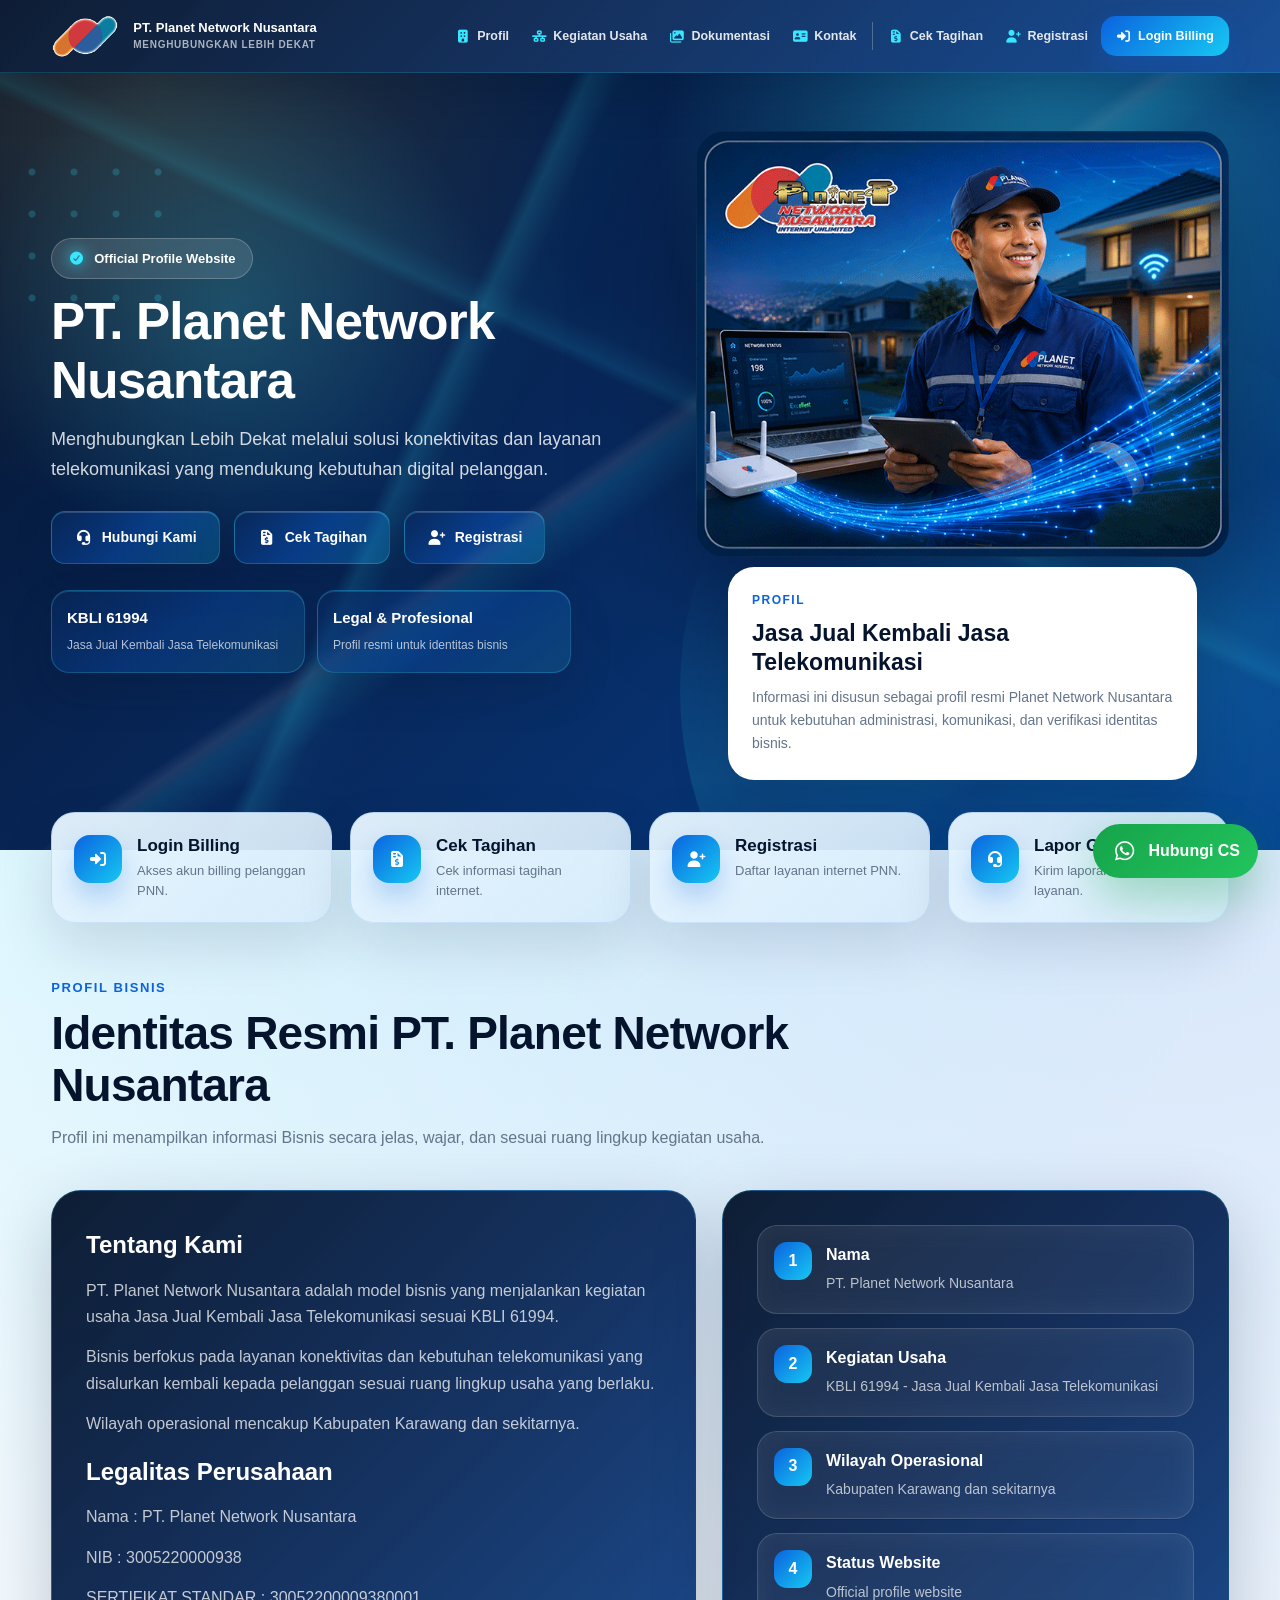
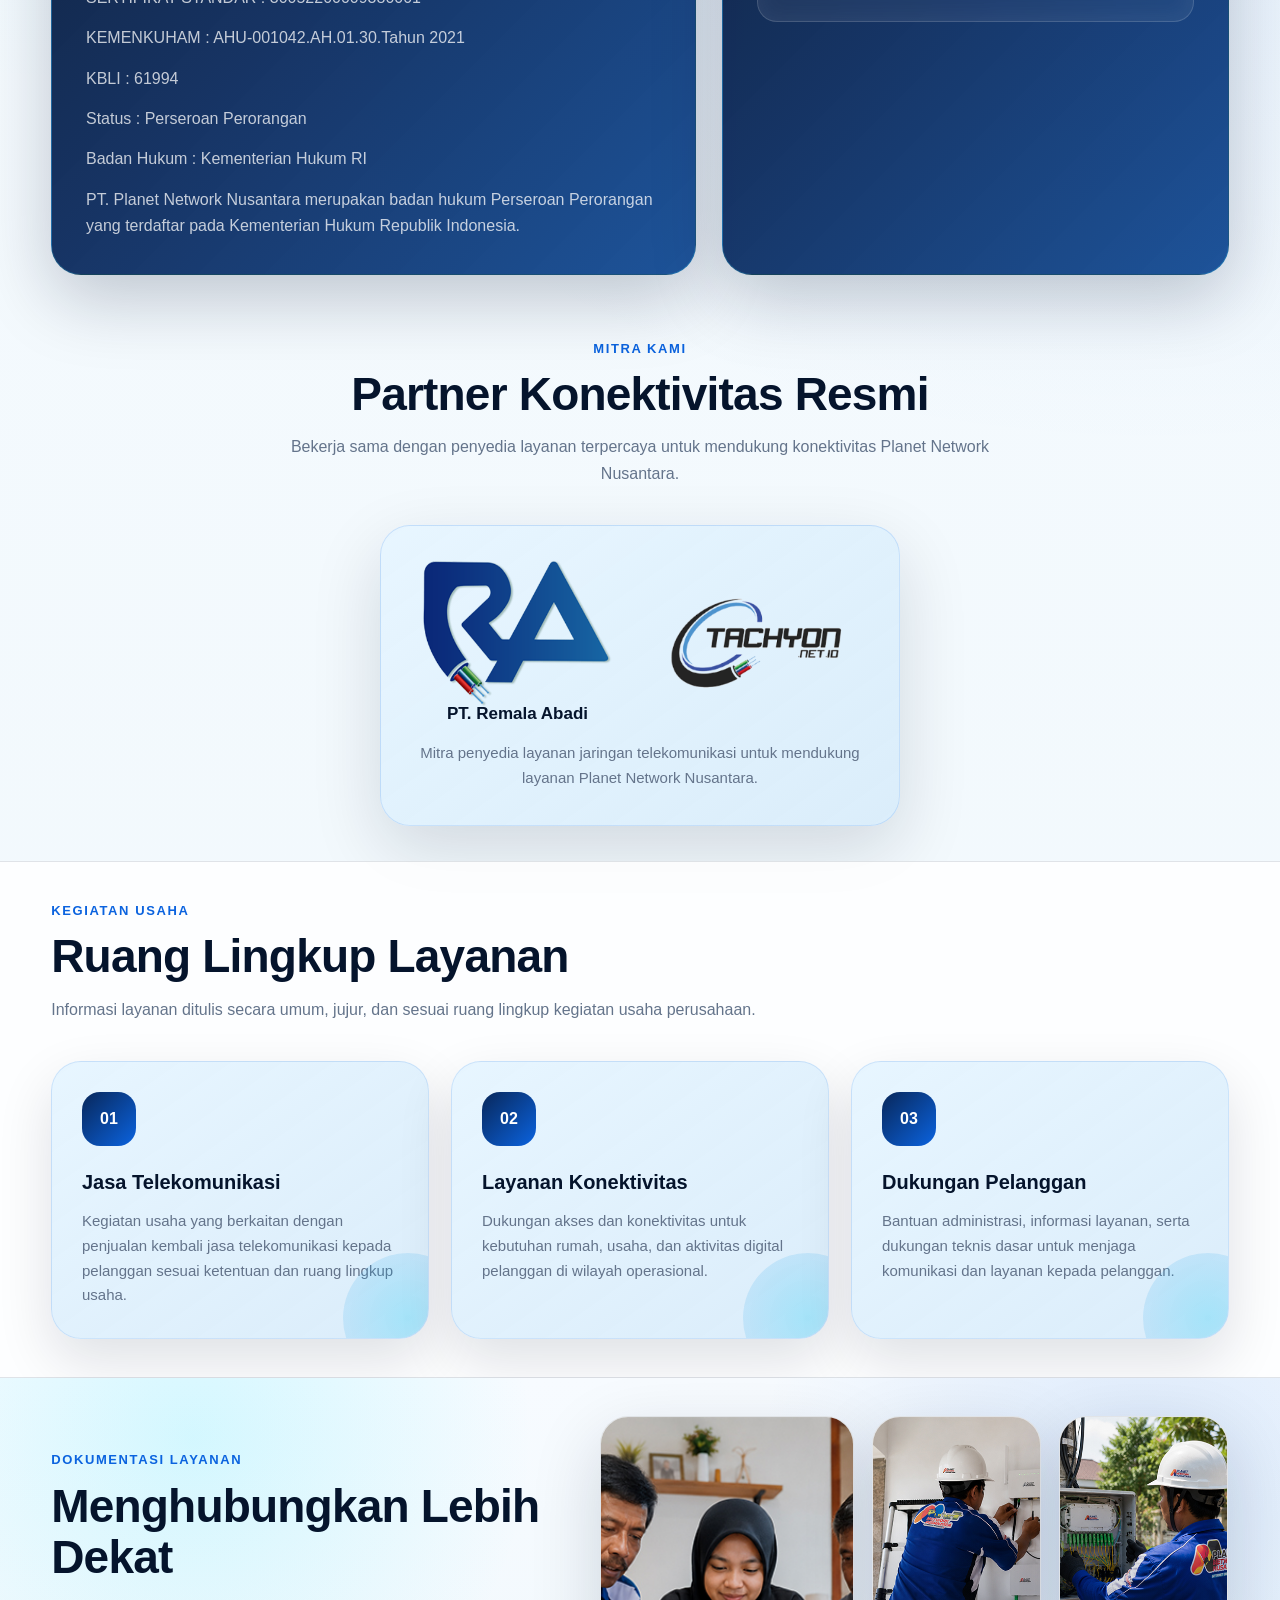
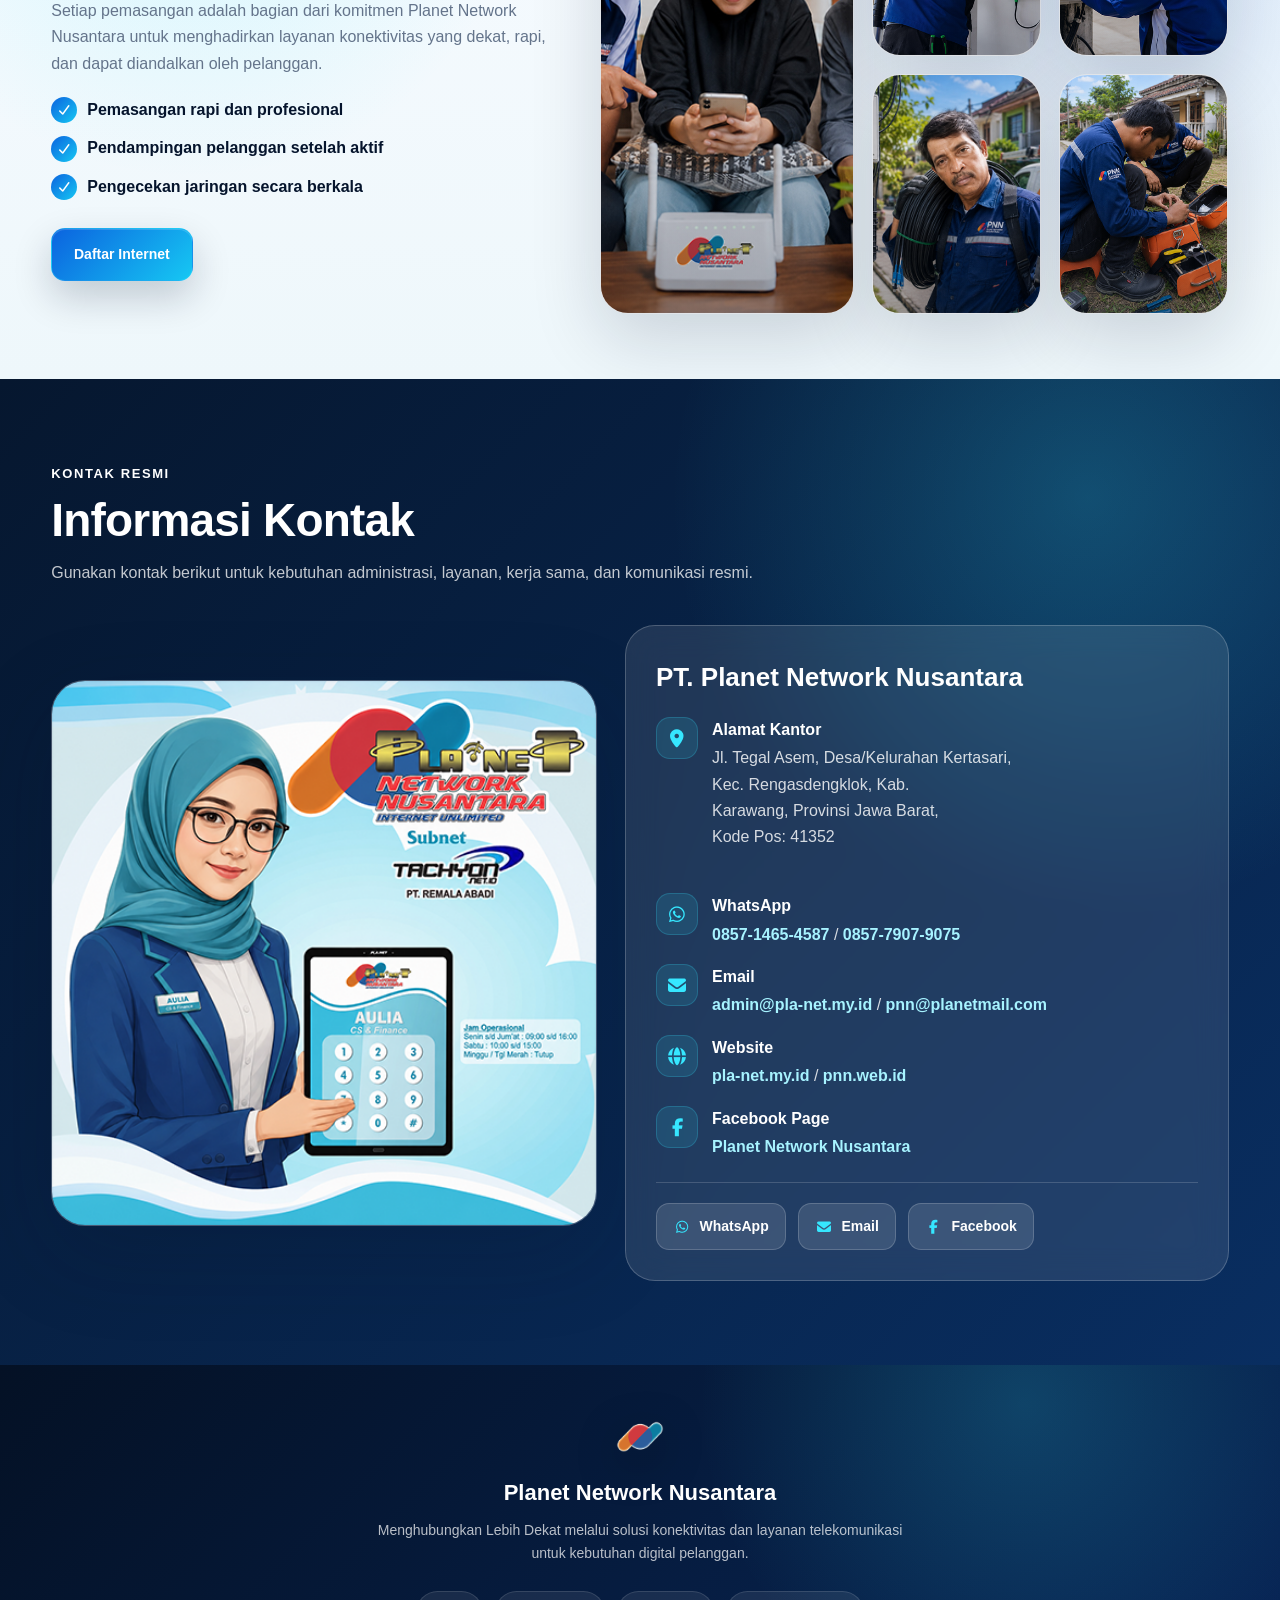
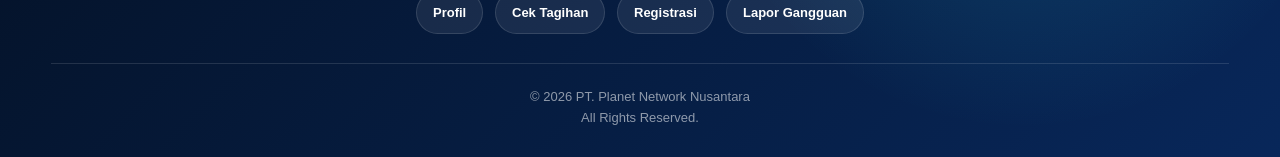
<file: index.html>
<!DOCTYPE html>
<html lang="id">
<head>
<meta charset="UTF-8">
<meta name="viewport" content="width=device-width, initial-scale=1.0">

<title>PT. Planet Network Nusantara</title>
<meta name="description" content="PT. Planet Network Nusantara adalah penyedia layanan akses internet berbasis fiber optik dan jasa jual kembali jasa telekomunikasi (KBLI 61994).">	
<meta name="keywords" content="PT. Planet Network Nusantara, Planet Network Nusantara, Internet Fiber Optik, ISP, KBLI 61994">
<meta name="author" content="PT. Planet Network Nusantara">
<link rel="canonical" href="https://pla-net.my.id/">
<script type="application/ld+json">
{
  "@context":"https://schema.org",
  "@type":"Organization",
  "name":"PT. Planet Network Nusantara",
  "url":"https://pla-net.my.id",
  "logo":"https://pla-net.my.id/img/logo.png",
  "email":"admin@pla-net.my.id",
  "telephone":"+6285779079075",
  "address":{
      "@type":"PostalAddress",
      "addressLocality":"Karawang",
      "addressRegion":"Jawa Barat",
      "addressCountry":"ID"
  }
}
</script>
<meta name="robots" content="index, follow">
<meta property="og:title" content="PT. Planet Network Nusantara">

<meta property="og:image" content="https://pla-net.my.id/img/og-pnn.jpg">
<meta property="og:url" content="https://pla-net.my.id">
<meta property="og:type" content="website">
	
<meta name="twitter:card" content="summary_large_image">
<meta name="twitter:title" content="PT. Planet Network Nusantara">
<meta name="twitter:description" content="PT. Planet Network Nusantara adalah penyedia layanan akses internet berbasis fiber optik dan jasa jual kembali jasa telekomunikasi (KBLI 61994).">
<meta name="twitter:image" content="https://pla-net.my.id/img/og-pnn.jpg">

<link rel="icon" type="image/png" href="img/logo.png">
<link rel="stylesheet" href="vendor/fontawesome/css/all.min.css">
<link rel="stylesheet" href="css/style.css">

</head>

<body>

  <header class="site-header">
  <div class="container nav-wrapper">

    <a class="brand" href="#home">
      <img src="img/logo.png" alt="Logo Planet Network Nusantara">
      <div class="brand-title">
        PT. Planet Network Nusantara
        <span>Menghubungkan Lebih Dekat</span>
      </div>
    </a>

    <button type="button" class="nav-toggle" id="navToggle" aria-label="Buka Menu">
      <i class="fa-solid fa-bars"></i>
    </button>

    <nav class="main-nav" id="mainNav">  
  <a href="#profil"><i class="fa-solid fa-building"></i> Profil</a>
  <a href="#kegiatan"><i class="fa-solid fa-network-wired"></i> Kegiatan Usaha</a>
<a href="#dokumentasi"><i class="fa-solid fa-images"></i> Dokumentasi</a>
<a href="#kontak"><i class="fa-solid fa-address-card"></i> Kontak</a>

  <div class="nav-divider"></div>

  <a href="https://cek.pnn.web.id">
    <i class="fa-solid fa-file-invoice-dollar"></i> Cek Tagihan
  </a>

  <a href="https://daftar.pnn.web.id">
    <i class="fa-solid fa-user-plus"></i> Registrasi
  </a>

  <a class="nav-cta" href="https://login.pnn.web.id">
    <i class="fa-solid fa-right-to-bracket"></i> Login Billing
  </a>
</nav>
  </div>
</header>

  <main>
    <section class="hero" id="home">
      <div class="container hero-grid">
        <div>
          <div class="hero-badge">
  <i class="fa-solid fa-circle-check"></i>
  Official Profile Website
</div>
          <h1>PT. Planet Network Nusantara</h1>
          <p>
  Menghubungkan Lebih Dekat melalui solusi konektivitas
  dan layanan telekomunikasi yang mendukung kebutuhan
  digital pelanggan.
</p>

          <div class="actions">

  <a class="btn btn-primary" href="#kontak">
    <i class="fa-solid fa-headset"></i>
    Hubungi Kami
  </a>

  <a class="btn btn-secondary" href="https://cek.pnn.web.id">
    <i class="fa-solid fa-file-invoice-dollar"></i>
    Cek Tagihan
  </a>

  <a class="btn btn-secondary" href="https://daftar.pnn.web.id">
    <i class="fa-solid fa-user-plus"></i>
    Registrasi
  </a>

</div>

          <div class="trust-row">
            <div class="trust">
              <strong>KBLI 61994</strong>
              <span>Jasa Jual Kembali Jasa Telekomunikasi</span>
            </div>
            
            <div class="trust">
              <strong>Legal & Profesional</strong>
              <span>Profil resmi untuk identitas bisnis</span>
            </div>
          </div>
        </div>

        <div class="hero-visual">

  <img 
    class="hero-tech-img"
    src="img/hero-network.png"
    alt="Planet Network Nusantara">

  <div class="showcase-card">
          <div class="glass-card">
            <small>Profil</small>
            <h3>Jasa Jual Kembali Jasa Telekomunikasi</h3>
            <p>
              Informasi ini disusun sebagai profil resmi Planet Network Nusantara
              untuk kebutuhan administrasi, komunikasi, dan verifikasi identitas bisnis.
            </p>
          </div>
        </div>
      </div>
    </section>
    <section class="quick-section" id="akses-cepat">
      <div class="container">

        <div class="quick-grid">

          <a class="quick-card" href="https://login.pnn.web.id">
            <div class="quick-icon">
              <i class="fa-solid fa-right-to-bracket"></i>
            </div>
            <div>
              <h3>Login Billing</h3>
              <p>Akses akun billing pelanggan PNN.</p>
            </div>
          </a>

          <a class="quick-card" href="https://cek.pnn.web.id">
            <div class="quick-icon">
              <i class="fa-solid fa-file-invoice-dollar"></i>
            </div>
            <div>
              <h3>Cek Tagihan</h3>
              <p>Cek informasi tagihan internet.</p>
            </div>
          </a>

          <a class="quick-card" href="https://daftar.pnn.web.id">
            <div class="quick-icon">
              <i class="fa-solid fa-user-plus"></i>
            </div>
            <div>
              <h3>Registrasi</h3>
              <p>Daftar layanan internet PNN.</p>
            </div>
          </a>

          <a class="quick-card" href="https://lapor.pnn.web.id">
            <div class="quick-icon">
              <i class="fa-solid fa-headset"></i>
            </div>
            <div>
              <h3>Lapor Gangguan</h3>
              <p>Kirim laporan kendala layanan.</p>
            </div>
          </a>

        </div>

      </div>
    </section>
	
    <section id="profil">
      <div class="container">
        <div class="section-head">
          <div class="label">Profil Bisnis</div>
          <h2>Identitas Resmi PT. Planet Network Nusantara</h2>
          <p>
            Profil ini menampilkan informasi Bisnis secara jelas, wajar, dan sesuai ruang lingkup kegiatan usaha.
          </p>
        </div>

        <div class="about-wrap">
          <div class="panel">
            <h3>Tentang Kami</h3>
            <p>
              PT. Planet Network Nusantara adalah model bisnis yang menjalankan kegiatan usaha
              Jasa Jual Kembali Jasa Telekomunikasi sesuai KBLI 61994.
            </p>
            <p>
              Bisnis berfokus pada layanan konektivitas dan kebutuhan telekomunikasi yang
              disalurkan kembali kepada pelanggan sesuai ruang lingkup usaha yang berlaku.
            </p>
            <p>
              Wilayah operasional mencakup Kabupaten Karawang dan sekitarnya.
            </p>
			  <h3>Legalitas Perusahaan</h3><p>

Nama :
PT. Planet Network Nusantara</p>
<p>
NIB :
3005220000938<p>
SERTIFIKAT STANDAR : 30052200009380001	
</p>
<p>KEMENKUHAM :  AHU-001042.AH.01.30.Tahun 2021</p>
<p>
KBLI :
61994</p>
<p>
Status :
Perseroan Perorangan</p>
<p>
Badan Hukum :
Kementerian Hukum RI</p><p>
			  PT. Planet Network Nusantara merupakan badan hukum Perseroan Perorangan yang terdaftar pada Kementerian Hukum Republik Indonesia.</p>
          </div>

          <div class="panel">
            <div class="info-list">
              <div class="info-item">
                <div class="mark">1</div>
                <div>
                  <strong>Nama</strong>
                  <span>PT. Planet Network Nusantara</span>
                </div>
              </div>

              <div class="info-item">
                <div class="mark">2</div>
                <div>
                  <strong>Kegiatan Usaha</strong>
                  <span>KBLI 61994 - Jasa Jual Kembali Jasa Telekomunikasi</span>
                </div>
              </div>

              <div class="info-item">
                <div class="mark">3</div>
                <div>
                  <strong>Wilayah Operasional</strong>
                  <span>Kabupaten Karawang dan sekitarnya</span>
                </div>
              </div>

              <div class="info-item">
                <div class="mark">4</div>
                <div>
                  <strong>Status Website</strong>
                  <span>Official profile website</span>
                </div>
              </div>
            </div>
          </div>
        </div>
      </div>
    </section>
  

    <!-- MITRA KAMI -->
    <section class="partner-section" id="mitra">
      <div class="container">

        <div class="section-head partner-head">
          <div class="label">Mitra Kami</div>
          <h2>Partner Konektivitas Resmi</h2>
          <p>
            Bekerja sama dengan penyedia layanan terpercaya untuk mendukung
            konektivitas Planet Network Nusantara.
          </p>
        </div>

                <div class="partner-card">

          <div class="partner-logo-row">


            <div class="partner-logo-box">

              <img 
                src="img/logo-ra.png"
                alt="PT. Remala Abadi"
                class="partner-logo"
              >

              <div class="partner-name">
                PT. Remala Abadi
              </div>

            </div>


            <div class="partner-logo-box">

              <img
                src="img/tc.png"
                alt="Mitra Telekomunikasi"
                class="partner-logo"
              >

            </div>


          </div>


          <p>
            Mitra penyedia layanan jaringan telekomunikasi
            untuk mendukung layanan Planet Network Nusantara.
          </p>


        </div>

      </div>
    </section>

     <section class="business" id="kegiatan">
      <div class="container">
        <div class="section-head">
          <div class="label">Kegiatan Usaha</div>
          <h2>Ruang Lingkup Layanan</h2>
          <p>
            Informasi layanan ditulis secara umum, jujur, dan sesuai ruang lingkup kegiatan usaha perusahaan.
          </p>
        </div>

        <div class="business-grid">
          <div class="business-card">
            <div class="num">01</div>
            <h3>Jasa Telekomunikasi</h3>
            <p>
              Kegiatan usaha yang berkaitan dengan penjualan kembali jasa telekomunikasi kepada
              pelanggan sesuai ketentuan dan ruang lingkup usaha.
            </p>
          </div>

          <div class="business-card">
            <div class="num">02</div>
            <h3>Layanan Konektivitas</h3>
            <p>
              Dukungan akses dan konektivitas untuk kebutuhan rumah, usaha, dan aktivitas digital
              pelanggan di wilayah operasional.
            </p>
          </div>

          <div class="business-card">
            <div class="num">03</div>
            <h3>Dukungan Pelanggan</h3>
            <p>
              Bantuan administrasi, informasi layanan, serta dukungan teknis dasar untuk menjaga
              komunikasi dan layanan kepada pelanggan.
            </p>
          </div>
        </div>
      </div>
    </section>
	
<section class="story-section" id="dokumentasi">
  <div class="container story-layout">

    <div class="story-content">
      <div class="label">Dokumentasi Layanan</div>
      <h2>Menghubungkan Lebih Dekat</h2>
      <p>
        Setiap pemasangan adalah bagian dari komitmen Planet Network Nusantara
        untuk menghadirkan layanan konektivitas yang dekat, rapi, dan dapat
        diandalkan oleh pelanggan.
      </p>

      <div class="story-points">
        <div><i class="fa-solid fa-check"></i> Pemasangan rapi dan profesional</div>
        <div><i class="fa-solid fa-check"></i> Pendampingan pelanggan setelah aktif</div>
        <div><i class="fa-solid fa-check"></i> Pengecekan jaringan secara berkala</div>
      </div>

      <a class="btn btn-primary story-btn" href="https://daftar.pnn.web.id">
        Daftar Internet
      </a>
    </div>

    <div class="story-gallery">

  <div class="story-photo story-photo-large">
    <img src="img/kegiatan/pelanggan-01.jpg" 
    alt="Pelanggan Planet Network Nusantara">
  </div>


  <div class="story-photo">
    <img src="img/kegiatan/pemasangan-01.jpg" 
    alt="Pemasangan WiFi PNN">
  </div>


  <div class="story-photo">
    <img src="img/kegiatan/odp-01.jpg" 
    alt="Pengecekan ODP Fiber Optic">
  </div>


  <div class="story-photo">
    <img src="img/kegiatan/kabel-fo-01.jpg" 
    alt="Teknisi membawa kabel fiber optic">
  </div>


  <div class="story-photo">
    <img src="img/kegiatan/instalasi-01.jpg" 
    alt="Tim Planet Network Nusantara">
  </div>


        </div>
      </div>
    </section>

    <section class="contact-section" id="kontak">
      <div class="container">
        <div class="section-head">
          <div class="label">Kontak Resmi</div>
          <h2>Informasi Kontak</h2>
          <p>
            Gunakan kontak berikut untuk kebutuhan administrasi, layanan, kerja sama, dan komunikasi resmi.
          </p>
        </div>

        <div class="contact-layout">
          <div class="contact-image">
            <img src="img/info.png" alt="Informasi kontak Planet Network Nusantara">
          </div>

          <div class="contact-card">
            <h3>PT. Planet Network Nusantara</h3>

            <div class="contact-list">

  <div class="contact-item">
    <div class="contact-icon">
      <i class="fa-solid fa-location-dot"></i>
    </div>
    <div>
      <b>Alamat Kantor</b>
      Jl. Tegal Asem, Desa/Kelurahan Kertasari,<br> Kec. Rengasdengklok, Kab.<br>
	  Karawang, Provinsi Jawa Barat,<br> Kode Pos: 41352</br></br>      
    </div>
  </div>

  <div class="contact-item">
    <div class="contact-icon">
      <i class="fa-brands fa-whatsapp"></i>
    </div>
    <div>
      <b>WhatsApp</b>
      <a href="https://wa.me/6285714654587" target="_blank" rel="noopener">0857-1465-4587</a> / <a href="https://wa.me/6285714654587" target="_blank" rel="noopener">0857-7907-9075</a>
    </div>
  </div>

  <div class="contact-item">
    <div class="contact-icon">
      <i class="fa-solid fa-envelope"></i>
    </div>
    <div>
      <b>Email</b>
      <a href="mailto:admin@pla-net.my.id">admin@pla-net.my.id</a> / <a href="mailto:pnn@planetmail.com">pnn@planetmail.com</a>
    </div>
  </div>

  <div class="contact-item">
    <div class="contact-icon">
      <i class="fa-solid fa-globe"></i>
    </div>
    <div>
      <b>Website</b>
      <a href="https://pla-net.my.id" target="_blank" rel="noopener">pla-net.my.id</a> / <a href="https://pnn.web.id" target="_blank" rel="noopener">pnn.web.id</a>
    </div>
  </div>

  <div class="contact-item">
    <div class="contact-icon">
      <i class="fa-brands fa-facebook-f"></i>
    </div>
    <div>
      <b>Facebook Page</b>
      <a href="https://www.facebook.com/planet.hotspot" target="_blank" rel="noopener">Planet Network Nusantara</a>
    </div>
  </div>

</div>

            <div class="social-box">
  <a class="social-link" href="https://wa.me/6285779079075" target="_blank" rel="noopener">
    <i class="fa-brands fa-whatsapp"></i>
    WhatsApp
  </a>

  <a class="social-link" href="mailto:admin@pla-net.my.id">
    <i class="fa-solid fa-envelope"></i>
    Email
  </a>

  <a class="social-link" href="https://www.facebook.com/planet.hotspot" target="_blank" rel="noopener">
    <i class="fa-brands fa-facebook-f"></i>
    Facebook
  </a>
            </div>
          </div>
        </div>
      </div>
    </section>
  </main>

 <footer class="footer">

  <div class="container footer-wrap">

    <div class="footer-brand">

      <img src="img/logo.png" alt="Planet Network Nusantara">

      <h3>Planet Network Nusantara</h3>

      <p>
        Menghubungkan Lebih Dekat melalui solusi konektivitas
        dan layanan telekomunikasi untuk kebutuhan digital pelanggan.
      </p>

    </div>


    <div class="footer-menu">

      <a href="#profil">
        Profil
      </a>

      <a href="https://cek.pnn.web.id">
        Cek Tagihan
      </a>

      <a href="https://daftar.pnn.web.id">
        Registrasi
      </a>

      <a href="https://lapor.pnn.web.id">
        Lapor Gangguan
      </a>

    </div>


    <div class="footer-copy">

      © 2026 PT. Planet Network Nusantara<br>
      All Rights Reserved.

                 </div>

  </div>

</footer>
<a class="float-wa" href="https://wa.me/628586333160" target="_blank" rel="noopener">
  <i class="fa-brands fa-whatsapp"></i>
  <span>Hubungi CS</span>
</a>
 <script src="js/script.js"></script>
</body>
</html>
</file>
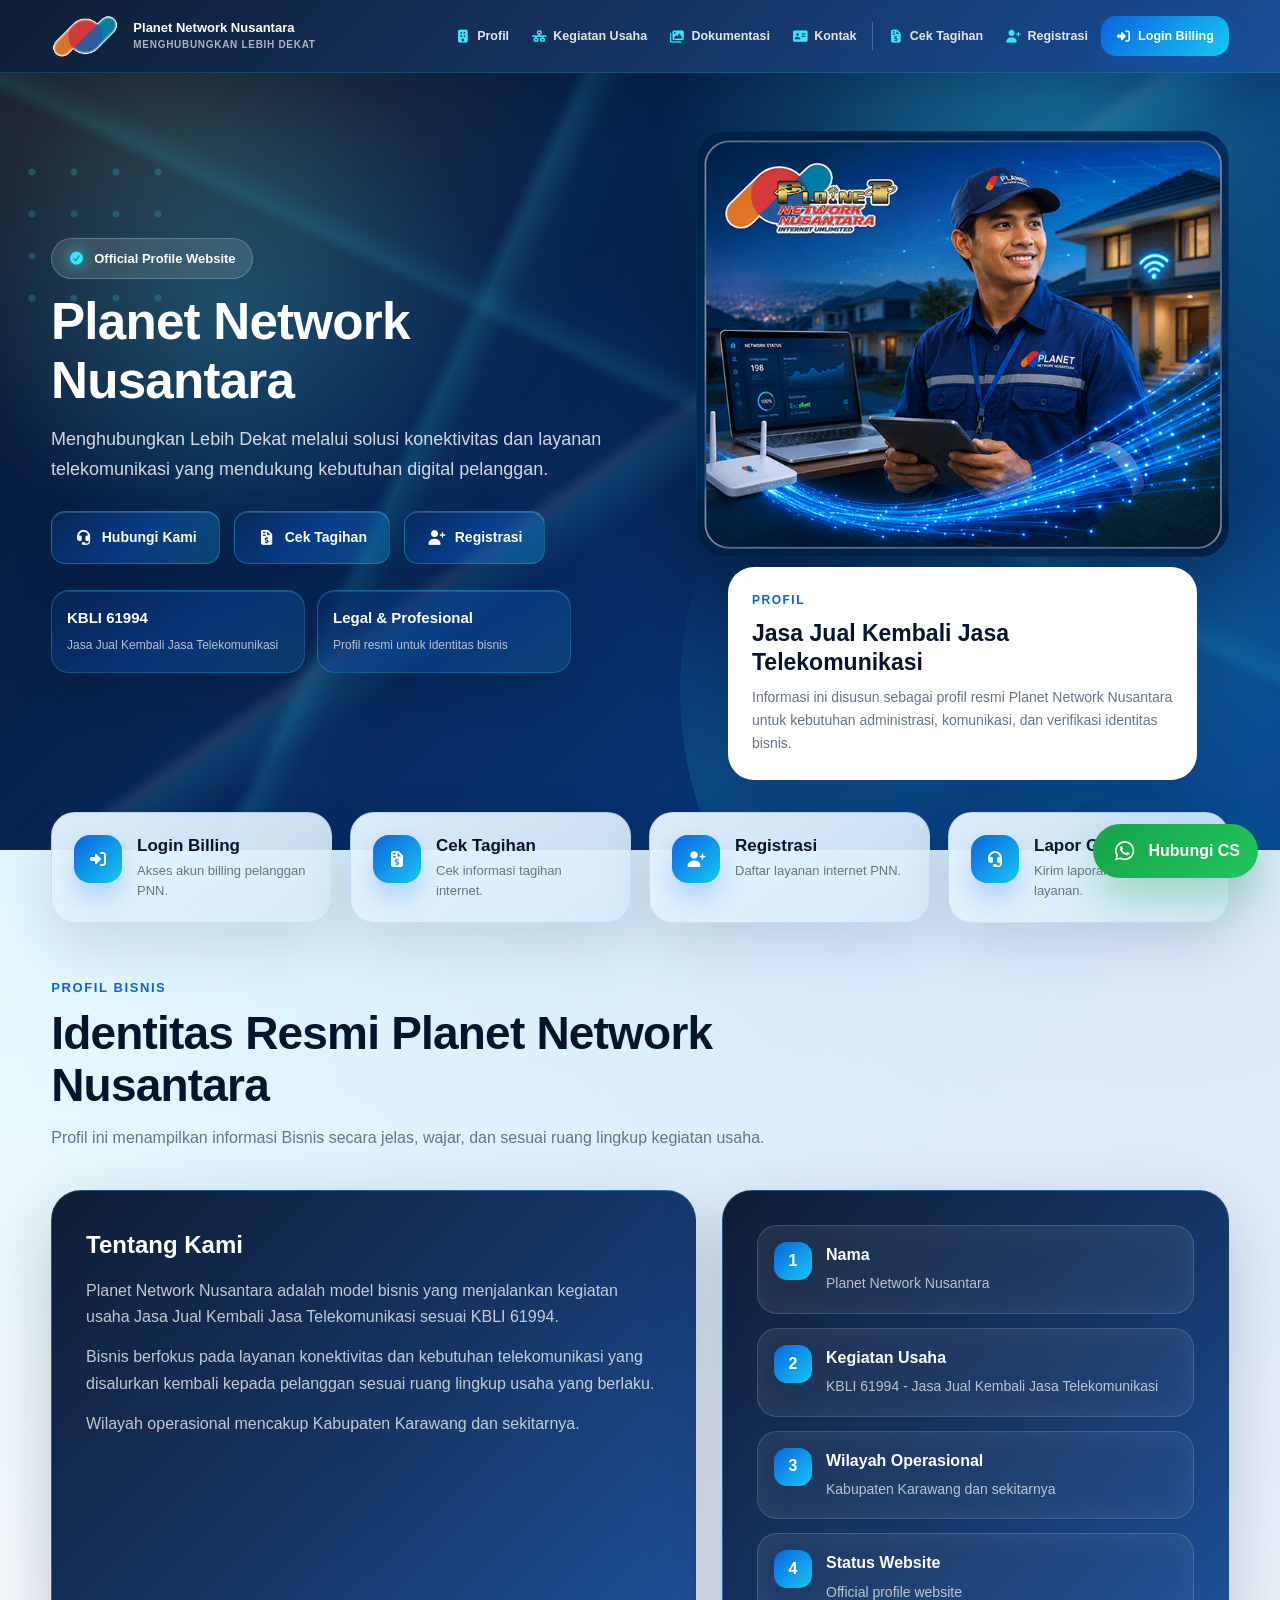
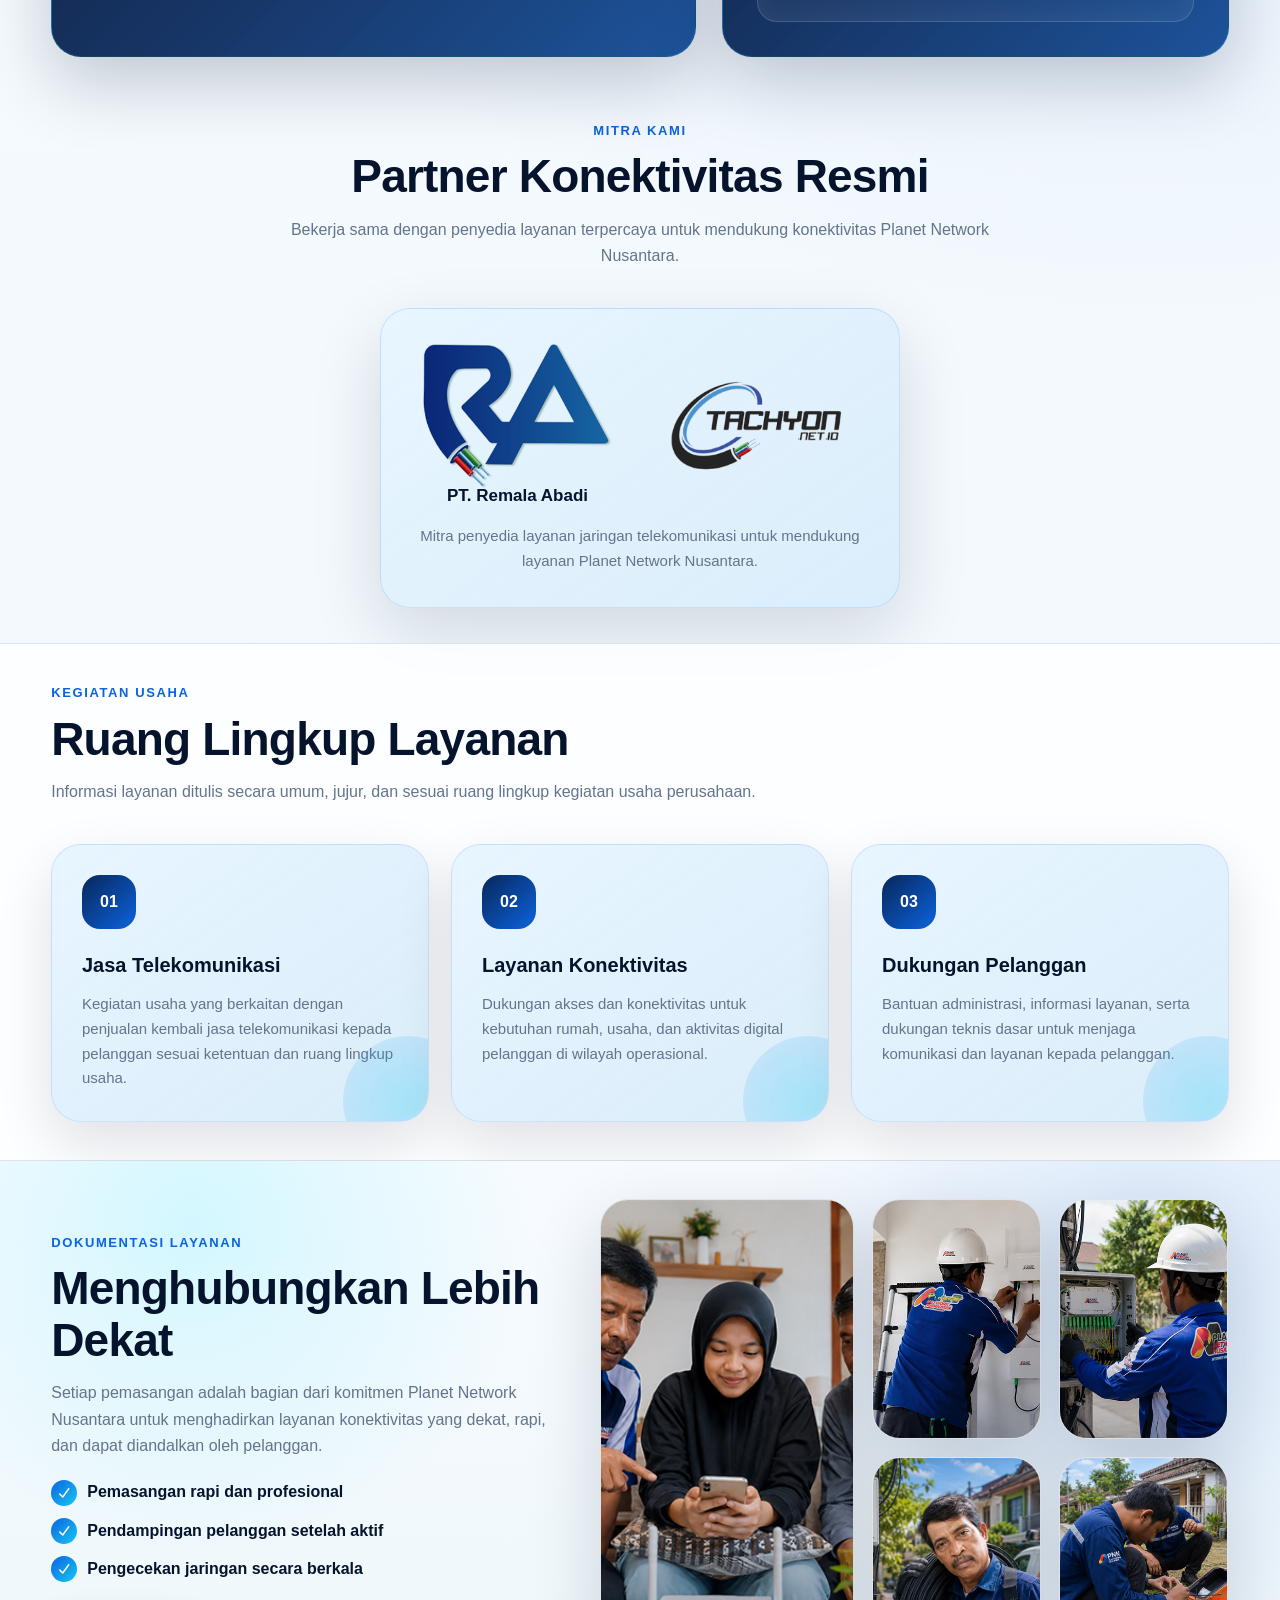
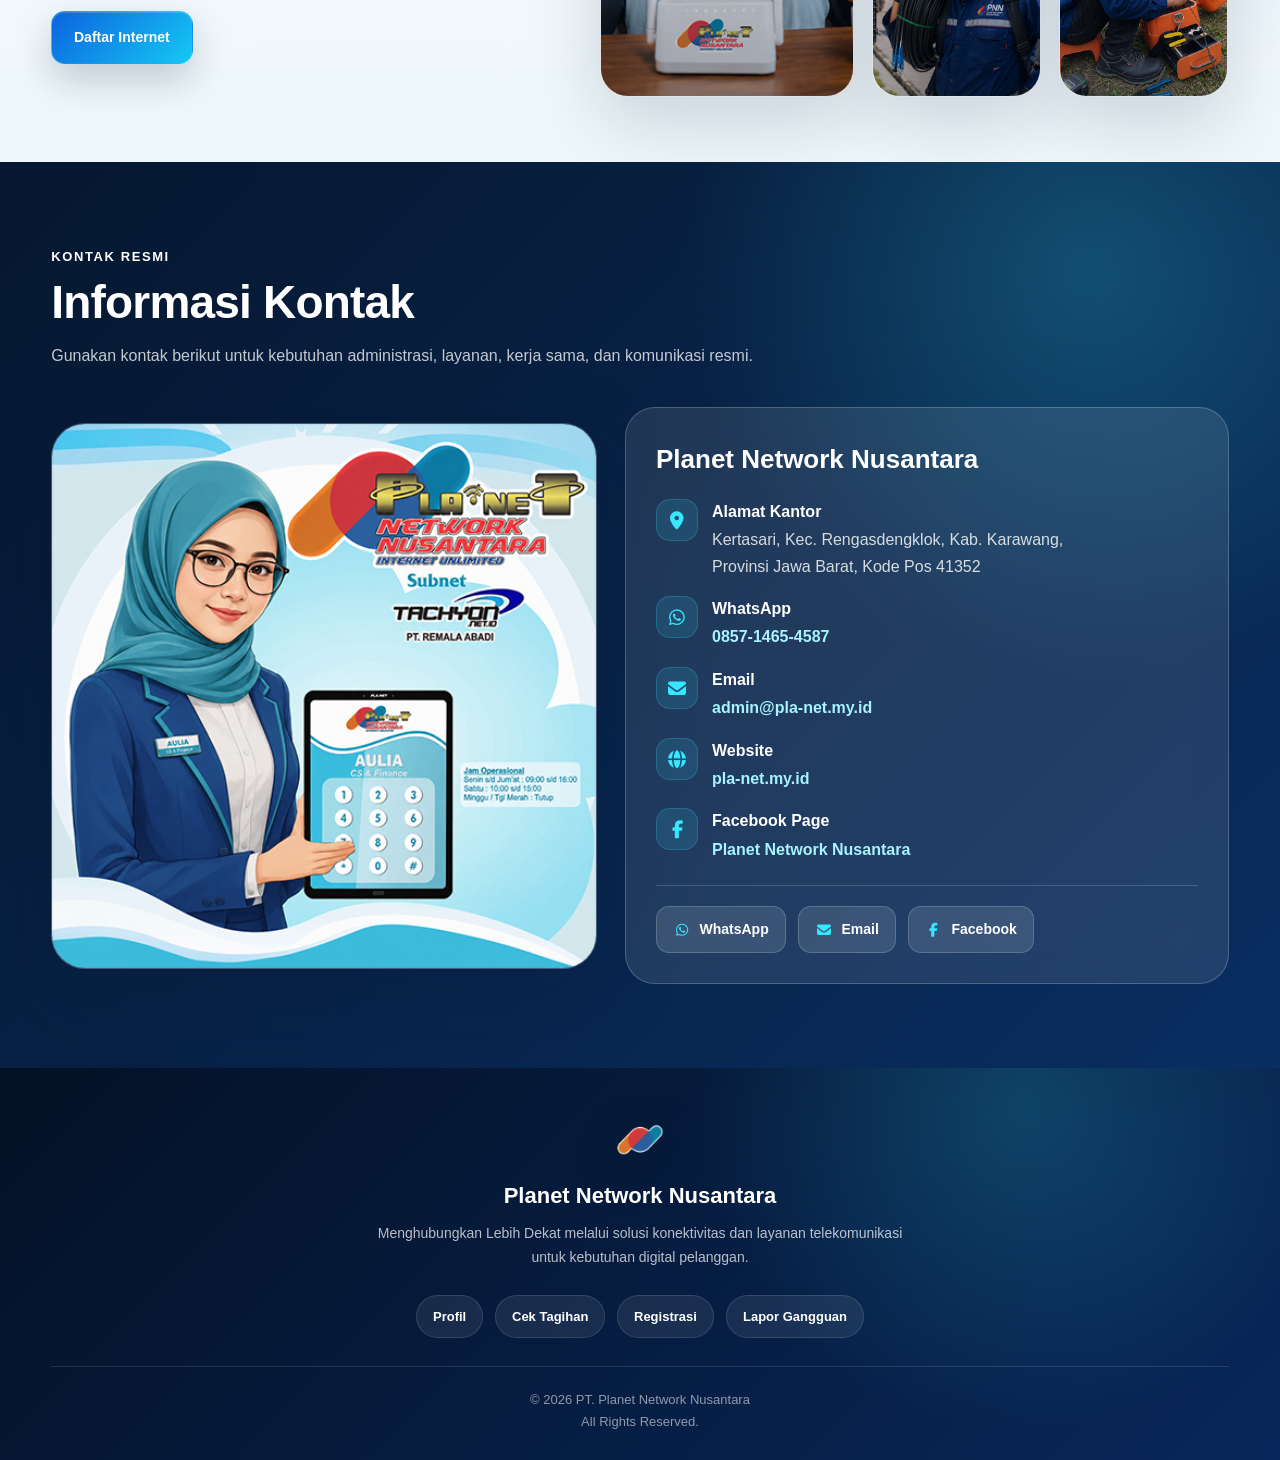
<file: index2.html>
<!DOCTYPE html>
<html lang="id">
<head>
<meta charset="UTF-8">
<meta name="viewport" content="width=device-width, initial-scale=1.0">
<meta name="robots" content="noindex, nofollow">
<title>Planet Network Nusantara</title>

<meta name="robots" content="index, follow">
<meta name="description" content="Planet Network Nusantara - Menghubungkan Lebih Dekat. Daftar layanan internet, cek tagihan, login billing, dan hubungi CS resmi PNN.">
<meta name="author" content="Planet Network Nusantara">

<meta property="og:title" content="Planet Network Nusantara">
<meta property="og:description" content="Menghubungkan Lebih Dekat. Daftar layanan internet, cek tagihan, login billing, dan hubungi CS resmi PNN.">
<meta property="og:image" content="https://pnn.web.id/img/og-pnn.jpg">
<meta property="og:url" content="https://pnn.web.id">
<meta property="og:type" content="website">

<meta name="twitter:card" content="summary_large_image">
<meta name="twitter:title" content="Planet Network Nusantara">
<meta name="twitter:description" content="Daftar layanan internet, cek tagihan, login billing, dan hubungi CS resmi PNN.">
<meta name="twitter:image" content="https://pnn.web.id/img/og-pnn.jpg">

<link rel="icon" type="image/png" href="img/logo.png">
<link rel="stylesheet" href="vendor/fontawesome/css/all.min.css">
<link rel="stylesheet" href="css/style.css?v=1.2">

</head>

<body>

  <header class="site-header">
  <div class="container nav-wrapper">

    <a class="brand" href="#home">
      <img src="img/logo.png" alt="Logo Planet Network Nusantara">
      <div class="brand-title">
        Planet Network Nusantara
        <span>Menghubungkan Lebih Dekat</span>
      </div>
    </a>

    <button type="button" class="nav-toggle" id="navToggle" aria-label="Buka Menu">
      <i class="fa-solid fa-bars"></i>
    </button>

    <nav class="main-nav" id="mainNav">  
  <a href="#profil"><i class="fa-solid fa-building"></i> Profil</a>
  <a href="#kegiatan"><i class="fa-solid fa-network-wired"></i> Kegiatan Usaha</a>
<a href="#dokumentasi"><i class="fa-solid fa-images"></i> Dokumentasi</a>
<a href="#kontak"><i class="fa-solid fa-address-card"></i> Kontak</a>

  <div class="nav-divider"></div>

  <a href="https://cek.pnn.web.id">
    <i class="fa-solid fa-file-invoice-dollar"></i> Cek Tagihan
  </a>

  <a href="https://daftar.pnn.web.id">
    <i class="fa-solid fa-user-plus"></i> Registrasi
  </a>

  <a class="nav-cta" href="https://login.pnn.web.id">
    <i class="fa-solid fa-right-to-bracket"></i> Login Billing
  </a>
</nav>
  </div>
</header>

  <main>
    <section class="hero" id="home">
      <div class="container hero-grid">
        <div>
          <div class="hero-badge">
  <i class="fa-solid fa-circle-check"></i>
  Official Profile Website
</div>
          <h1>Planet Network Nusantara</h1>
          <p>
  Menghubungkan Lebih Dekat melalui solusi konektivitas
  dan layanan telekomunikasi yang mendukung kebutuhan
  digital pelanggan.
</p>

          <div class="actions">

  <a class="btn btn-primary" href="#kontak">
    <i class="fa-solid fa-headset"></i>
    Hubungi Kami
  </a>

  <a class="btn btn-secondary" href="https://cek.pnn.web.id">
    <i class="fa-solid fa-file-invoice-dollar"></i>
    Cek Tagihan
  </a>

  <a class="btn btn-secondary" href="https://daftar.pnn.web.id">
    <i class="fa-solid fa-user-plus"></i>
    Registrasi
  </a>

</div>

          <div class="trust-row">
            <div class="trust">
              <strong>KBLI 61994</strong>
              <span>Jasa Jual Kembali Jasa Telekomunikasi</span>
            </div>
            
            <div class="trust">
              <strong>Legal & Profesional</strong>
              <span>Profil resmi untuk identitas bisnis</span>
            </div>
          </div>
        </div>

        <div class="hero-visual">

  <img 
    class="hero-tech-img"
    src="img/hero-network.png"
    alt="Planet Network Nusantara">

  <div class="showcase-card">
          <div class="glass-card">
            <small>Profil</small>
            <h3>Jasa Jual Kembali Jasa Telekomunikasi</h3>
            <p>
              Informasi ini disusun sebagai profil resmi Planet Network Nusantara
              untuk kebutuhan administrasi, komunikasi, dan verifikasi identitas bisnis.
            </p>
          </div>
        </div>
      </div>
    </section>
    <section class="quick-section" id="akses-cepat">
      <div class="container">

        <div class="quick-grid">

          <a class="quick-card" href="https://login.pnn.web.id">
            <div class="quick-icon">
              <i class="fa-solid fa-right-to-bracket"></i>
            </div>
            <div>
              <h3>Login Billing</h3>
              <p>Akses akun billing pelanggan PNN.</p>
            </div>
          </a>

          <a class="quick-card" href="https://cek.pnn.web.id">
            <div class="quick-icon">
              <i class="fa-solid fa-file-invoice-dollar"></i>
            </div>
            <div>
              <h3>Cek Tagihan</h3>
              <p>Cek informasi tagihan internet.</p>
            </div>
          </a>

          <a class="quick-card" href="https://daftar.pnn.web.id">
            <div class="quick-icon">
              <i class="fa-solid fa-user-plus"></i>
            </div>
            <div>
              <h3>Registrasi</h3>
              <p>Daftar layanan internet PNN.</p>
            </div>
          </a>

          <a class="quick-card" href="https://lapor.pnn.web.id">
            <div class="quick-icon">
              <i class="fa-solid fa-headset"></i>
            </div>
            <div>
              <h3>Lapor Gangguan</h3>
              <p>Kirim laporan kendala layanan.</p>
            </div>
          </a>

        </div>

      </div>
    </section>
	
    <section id="profil">
      <div class="container">
        <div class="section-head">
          <div class="label">Profil Bisnis</div>
          <h2>Identitas Resmi Planet Network Nusantara</h2>
          <p>
            Profil ini menampilkan informasi Bisnis secara jelas, wajar, dan sesuai ruang lingkup kegiatan usaha.
          </p>
        </div>

        <div class="about-wrap">
          <div class="panel">
            <h3>Tentang Kami</h3>
            <p>
              Planet Network Nusantara adalah model bisnis yang menjalankan kegiatan usaha
              Jasa Jual Kembali Jasa Telekomunikasi sesuai KBLI 61994.
            </p>
            <p>
              Bisnis berfokus pada layanan konektivitas dan kebutuhan telekomunikasi yang
              disalurkan kembali kepada pelanggan sesuai ruang lingkup usaha yang berlaku.
            </p>
            <p>
              Wilayah operasional mencakup Kabupaten Karawang dan sekitarnya.
            </p>
          </div>

          <div class="panel">
            <div class="info-list">
              <div class="info-item">
                <div class="mark">1</div>
                <div>
                  <strong>Nama</strong>
                  <span>Planet Network Nusantara</span>
                </div>
              </div>

              <div class="info-item">
                <div class="mark">2</div>
                <div>
                  <strong>Kegiatan Usaha</strong>
                  <span>KBLI 61994 - Jasa Jual Kembali Jasa Telekomunikasi</span>
                </div>
              </div>

              <div class="info-item">
                <div class="mark">3</div>
                <div>
                  <strong>Wilayah Operasional</strong>
                  <span>Kabupaten Karawang dan sekitarnya</span>
                </div>
              </div>

              <div class="info-item">
                <div class="mark">4</div>
                <div>
                  <strong>Status Website</strong>
                  <span>Official profile website</span>
                </div>
              </div>
            </div>
          </div>
        </div>
      </div>
    </section>
  

    <!-- MITRA KAMI -->
    <section class="partner-section" id="mitra">
      <div class="container">

        <div class="section-head partner-head">
          <div class="label">Mitra Kami</div>
          <h2>Partner Konektivitas Resmi</h2>
          <p>
            Bekerja sama dengan penyedia layanan terpercaya untuk mendukung
            konektivitas Planet Network Nusantara.
          </p>
        </div>

                <div class="partner-card">

          <div class="partner-logo-row">


            <div class="partner-logo-box">

              <img 
                src="img/logo-ra.png"
                alt="PT. Remala Abadi"
                class="partner-logo"
              >

              <div class="partner-name">
                PT. Remala Abadi
              </div>

            </div>


            <div class="partner-logo-box">

              <img
                src="img/tc.png"
                alt="Mitra Telekomunikasi"
                class="partner-logo"
              >

            </div>


          </div>


          <p>
            Mitra penyedia layanan jaringan telekomunikasi
            untuk mendukung layanan Planet Network Nusantara.
          </p>


        </div>

      </div>
    </section>

     <section class="business" id="kegiatan">
      <div class="container">
        <div class="section-head">
          <div class="label">Kegiatan Usaha</div>
          <h2>Ruang Lingkup Layanan</h2>
          <p>
            Informasi layanan ditulis secara umum, jujur, dan sesuai ruang lingkup kegiatan usaha perusahaan.
          </p>
        </div>

        <div class="business-grid">
          <div class="business-card">
            <div class="num">01</div>
            <h3>Jasa Telekomunikasi</h3>
            <p>
              Kegiatan usaha yang berkaitan dengan penjualan kembali jasa telekomunikasi kepada
              pelanggan sesuai ketentuan dan ruang lingkup usaha.
            </p>
          </div>

          <div class="business-card">
            <div class="num">02</div>
            <h3>Layanan Konektivitas</h3>
            <p>
              Dukungan akses dan konektivitas untuk kebutuhan rumah, usaha, dan aktivitas digital
              pelanggan di wilayah operasional.
            </p>
          </div>

          <div class="business-card">
            <div class="num">03</div>
            <h3>Dukungan Pelanggan</h3>
            <p>
              Bantuan administrasi, informasi layanan, serta dukungan teknis dasar untuk menjaga
              komunikasi dan layanan kepada pelanggan.
            </p>
          </div>
        </div>
      </div>
    </section>
	
<section class="story-section" id="dokumentasi">
  <div class="container story-layout">

    <div class="story-content">
      <div class="label">Dokumentasi Layanan</div>
      <h2>Menghubungkan Lebih Dekat</h2>
      <p>
        Setiap pemasangan adalah bagian dari komitmen Planet Network Nusantara
        untuk menghadirkan layanan konektivitas yang dekat, rapi, dan dapat
        diandalkan oleh pelanggan.
      </p>

      <div class="story-points">
        <div><i class="fa-solid fa-check"></i> Pemasangan rapi dan profesional</div>
        <div><i class="fa-solid fa-check"></i> Pendampingan pelanggan setelah aktif</div>
        <div><i class="fa-solid fa-check"></i> Pengecekan jaringan secara berkala</div>
      </div>

      <a class="btn btn-primary story-btn" href="https://daftar.pnn.web.id">
        Daftar Internet
      </a>
    </div>

    <div class="story-gallery">

  <div class="story-photo story-photo-large">
    <img src="img/kegiatan/pelanggan-01.jpg" 
    alt="Pelanggan Planet Network Nusantara">
  </div>


  <div class="story-photo">
    <img src="img/kegiatan/pemasangan-01.jpg" 
    alt="Pemasangan WiFi PNN">
  </div>


  <div class="story-photo">
    <img src="img/kegiatan/odp-01.jpg" 
    alt="Pengecekan ODP Fiber Optic">
  </div>


  <div class="story-photo">
    <img src="img/kegiatan/kabel-fo-01.jpg" 
    alt="Teknisi membawa kabel fiber optic">
  </div>


  <div class="story-photo">
    <img src="img/kegiatan/instalasi-01.jpg" 
    alt="Tim Planet Network Nusantara">
  </div>


        </div>
      </div>
    </section>

    <section class="contact-section" id="kontak">
      <div class="container">
        <div class="section-head">
          <div class="label">Kontak Resmi</div>
          <h2>Informasi Kontak</h2>
          <p>
            Gunakan kontak berikut untuk kebutuhan administrasi, layanan, kerja sama, dan komunikasi resmi.
          </p>
        </div>

        <div class="contact-layout">
          <div class="contact-image">
            <img src="img/info.png" alt="Informasi kontak Planet Network Nusantara">
          </div>

          <div class="contact-card">
            <h3>Planet Network Nusantara</h3>

            <div class="contact-list">

  <div class="contact-item">
    <div class="contact-icon">
      <i class="fa-solid fa-location-dot"></i>
    </div>
    <div>
      <b>Alamat Kantor</b>
      Kertasari,
      Kec. Rengasdengklok, Kab. Karawang,<br>
      Provinsi Jawa Barat, Kode Pos 41352
    </div>
  </div>

  <div class="contact-item">
    <div class="contact-icon">
      <i class="fa-brands fa-whatsapp"></i>
    </div>
    <div>
      <b>WhatsApp</b>
      <a href="https://wa.me/6285714654587" target="_blank" rel="noopener">0857-1465-4587</a>
    </div>
  </div>

  <div class="contact-item">
    <div class="contact-icon">
      <i class="fa-solid fa-envelope"></i>
    </div>
    <div>
      <b>Email</b>
      <a href="mailto:admin@pla-net.my.id">admin@pla-net.my.id</a>
    </div>
  </div>

  <div class="contact-item">
    <div class="contact-icon">
      <i class="fa-solid fa-globe"></i>
    </div>
    <div>
      <b>Website</b>
      <a href="https://pnla-net.my.id" target="_blank" rel="noopener">pla-net.my.id</a>
    </div>
  </div>

  <div class="contact-item">
    <div class="contact-icon">
      <i class="fa-brands fa-facebook-f"></i>
    </div>
    <div>
      <b>Facebook Page</b>
      <a href="https://www.facebook.com/planet.hotspot" target="_blank" rel="noopener">Planet Network Nusantara</a>
    </div>
  </div>

</div>

            <div class="social-box">
  <a class="social-link" href="https://wa.me/6285714654587" target="_blank" rel="noopener">
    <i class="fa-brands fa-whatsapp"></i>
    WhatsApp
  </a>

  <a class="social-link" href="mailto:admin@pla-net.my.id">
    <i class="fa-solid fa-envelope"></i>
    Email
  </a>

  <a class="social-link" href="https://www.facebook.com/planet.hotspot" target="_blank" rel="noopener">
    <i class="fa-brands fa-facebook-f"></i>
    Facebook
  </a>
            </div>
          </div>
        </div>
      </div>
    </section>
  </main>

 <footer class="footer">

  <div class="container footer-wrap">

    <div class="footer-brand">

      <img src="img/logo.png" alt="Planet Network Nusantara">

      <h3>Planet Network Nusantara</h3>

      <p>
        Menghubungkan Lebih Dekat melalui solusi konektivitas
        dan layanan telekomunikasi untuk kebutuhan digital pelanggan.
      </p>

    </div>


    <div class="footer-menu">

      <a href="#profil">
        Profil
      </a>

      <a href="https://cek.pnn.web.id">
        Cek Tagihan
      </a>

      <a href="https://daftar.pnn.web.id">
        Registrasi
      </a>

      <a href="https://lapor.pnn.web.id">
        Lapor Gangguan
      </a>

    </div>


    <div class="footer-copy">

      © 2026 PT. Planet Network Nusantara<br>
      All Rights Reserved.

                 </div>

  </div>

</footer>
<a class="float-wa" href="https://wa.me/628586333160" target="_blank" rel="noopener">
  <i class="fa-brands fa-whatsapp"></i>
  <span>Hubungi CS</span>
</a>
 <script src="js/script.js?v=1.0"></script>
</body>
</html>
</file>
<file: css/style.css>
/* =========================================================
   PLANET NETWORK NUSANTARA
   CLEAN STYLE.CSS
   ROOT + GLOBAL + HEADER / NAVBAR
========================================================= */

/* ===== ROOT COLOR ===== */
:root {
  --navy: #05142c;
  --navy2: #08275a;
  --blue: #0b63df;
  --sky: #16c8f3;
  --cyan: #36e7ff;
  --gold: #d6b75e;
  --white: #ffffff;
  --soft: #f3f8fd;
  --text: #122033;
  --muted: #64748b;
  --line: rgba(15, 35, 70, .12);
  --shadow: 0 28px 90px rgba(5, 20, 44, .18);
}

/* ===== RESET ===== */
* {
  box-sizing: border-box;
  margin: 0;
  padding: 0;
}

html {
  scroll-behavior: smooth;
  width: 100%;
  overflow-x: hidden;
}

body {
  width: 100%;
  max-width: 100%;
}

body {
  font-family: 'Manrope', sans-serif;
  color: var(--text);
  line-height: 1.65;
  overflow-x: hidden;

  background:
    radial-gradient(circle at 10% 10%, rgba(54, 231, 255, .16), transparent 26%),
    radial-gradient(circle at 90% 15%, rgba(11, 99, 223, .14), transparent 30%),
    linear-gradient(180deg, #f7fbff 0%, #eef7fb 100%);
}

body::before {
  content: "";
  position: fixed;
  inset: 0;
  z-index: -2;
  pointer-events: none;

  background:
    url("data:image/svg+xml,%3Csvg width='1600' height='1000' viewBox='0 0 1600 1000' xmlns='http://www.w3.org/2000/svg'%3E%3Cdefs%3E%3Cfilter id='g'%3E%3CfeGaussianBlur stdDeviation='3'/%3E%3C/filter%3E%3ClinearGradient id='a' x1='0' x2='1' y1='0' y2='0'%3E%3Cstop stop-color='%230b63df' stop-opacity='0'/%3E%3Cstop offset='.5' stop-color='%2336e7ff' stop-opacity='.55'/%3E%3Cstop offset='1' stop-color='%230b63df' stop-opacity='0'/%3E%3C/linearGradient%3E%3C/defs%3E%3Cpath d='M-80 190 C280 70 450 330 820 210 S1260 20 1700 150' fill='none' stroke='url(%23a)' stroke-width='4' filter='url(%23g)'/%3E%3Cpath d='M-80 420 C310 240 530 570 900 380 S1250 210 1700 320' fill='none' stroke='url(%23a)' stroke-width='3' filter='url(%23g)'/%3E%3Cpath d='M-80 750 C270 560 510 830 870 650 S1260 500 1700 610' fill='none' stroke='url(%23a)' stroke-width='4' filter='url(%23g)'/%3E%3Ccircle cx='330' cy='260' r='5' fill='%2336e7ff' opacity='.75'/%3E%3Ccircle cx='850' cy='380' r='5' fill='%2336e7ff' opacity='.7'/%3E%3Ccircle cx='1220' cy='540' r='5' fill='%2336e7ff' opacity='.7'/%3E%3C/svg%3E")
    center top / cover no-repeat;

  opacity: .65;
}

a {
  text-decoration: none;
  color: inherit;
}

img {
  max-width: 100%;
}

.container {
  width: min(1180px, 92%);
  margin: auto;
}

section {
  padding: 84px 0;
}

/* ===== TYPOGRAPHY GLOBAL ===== */
h1 {
  font-size: clamp(32px, 4vw, 52px);
  line-height: 1.15;
  letter-spacing: -.8px;
  font-weight: 800;
  color: #ffffff;
  margin-bottom: 14px;
}

h2 {
  color: var(--navy);
  font-size: clamp(30px, 4vw, 46px);
  line-height: 1.12;
  letter-spacing: -.8px;
  margin-bottom: 14px;
}

.label {
  color: var(--blue);
  text-transform: uppercase;
  letter-spacing: 1.6px;
  font-weight: 900;
  font-size: 13px;
  margin-bottom: 10px;
}

.section-head {
  max-width: 780px;
  margin-bottom: 38px;
}

.section-head p {
  color: var(--muted);
  font-size: 16px;
}

/* ===== BUTTON GLOBAL ===== */
.btn {
  display: inline-flex;
  align-items: center;
  justify-content: center;
  gap: 9px;

  min-height: 50px;
  padding: 14px 22px;

  border-radius: 14px;

  font-size: 14px;
  font-weight: 900;

  transition:
    transform .25s ease,
    box-shadow .25s ease,
    background .25s ease,
    opacity .25s ease;
}

.btn i {
  font-size: 15px;
}

.btn-primary,
.btn-secondary {
  position: relative;
  overflow: hidden;

  color: #ffffff;

  background:
    linear-gradient(
      135deg,
      rgba(8, 39, 90, .88),
      rgba(11, 99, 223, .38),
      rgba(22, 200, 243, .22)
    );

  border: 1px solid rgba(54, 231, 255, .28);

  box-shadow:
    0 16px 38px rgba(5, 20, 44, .20),
    inset 0 1px 0 rgba(255,255,255,.16);
}

.btn-primary::before,
.btn-secondary::before {
  content: "";
  position: absolute;
  inset: 0;

  border-radius: inherit;
  padding: 1px;

  background:
    linear-gradient(
      120deg,
      transparent,
      rgba(54, 231, 255, .95),
      rgba(255,255,255,.55),
      transparent
    );

  opacity: 0;

  -webkit-mask:
    linear-gradient(#000 0 0) content-box,
    linear-gradient(#000 0 0);

  -webkit-mask-composite: xor;
  mask-composite: exclude;

  pointer-events: none;
}

.btn-primary:hover,
.btn-secondary:hover {
  transform: translateY(-3px);
  background:
    linear-gradient(
      135deg,
      rgba(8, 39, 90, .94),
      rgba(11, 99, 223, .52),
      rgba(22, 200, 243, .32)
    );
}

.btn-primary:hover::before,
.btn-secondary:hover::before {
  opacity: 1;
}

/* =========================================================
   HEADER / NAVBAR
========================================================= */

.site-header {
  position: sticky;
  top: 0;
  z-index: 999;

  background:
    linear-gradient(
      135deg,
      rgba(5, 20, 44, .96),
      rgba(8, 39, 90, .94),
      rgba(6, 65, 143, .92)
    );

  backdrop-filter: blur(20px);
  border-bottom: 1px solid rgba(54, 231, 255, .18);
  box-shadow: 0 18px 45px rgba(5, 20, 44, .25);
}

.site-header.scrolled {
  box-shadow: 0 18px 50px rgba(5, 20, 44, .38);
}

.nav-wrapper {
  height: 72px;

  display: flex;
  align-items: center;
  justify-content: space-between;
  gap: 18px;
}

/* ===== BRAND ===== */
.brand {
  display: flex;
  align-items: center;
  gap: 14px;
  min-width: 0;
}

.brand img {
  height: 46px;
  width: auto;
  display: block;
}

.brand-title {
  color: #ffffff;
  font-size: 13px;
  font-weight: 900;
  line-height: 1.15;
}

.brand-title span {
  display: block;
  color: rgba(255, 255, 255, .65);
  font-size: 10px;
  font-weight: 800;
  letter-spacing: .7px;
  text-transform: uppercase;
  margin-top: 3px;
}

/* ===== DESKTOP NAV ===== */
.main-nav {
  display: flex;
  align-items: center;
  gap: 4px;
}

.main-nav a {
  display: inline-flex;
  align-items: center;
  gap: 6px;

  padding: 8px 9px;
  border-radius: 13px;

  color: rgba(255, 255, 255, .88);

  font-size: 12.5px;
  font-weight: 900;
  white-space: nowrap;

  transition:
    transform .2s ease,
    background .2s ease,
    color .2s ease;
}

.main-nav a i {
  color: #36e7ff;
  font-size: 13px;
}

.main-nav a:hover {
  background: rgba(255, 255, 255, .12);
  color: #ffffff;
  transform: translateY(-1px);
}

.nav-divider {
  width: 1px;
  height: 28px;
  background: rgba(255, 255, 255, .25);
  margin: 0 2px;
}

/* ===== NAV CTA ===== */
.main-nav .nav-cta {
  color: #ffffff;
  padding: 10px 15px;
  border-radius: 15px;

  background: linear-gradient(135deg, var(--blue), var(--sky));
  box-shadow: 0 10px 24px rgba(11, 99, 223, .24);
}

.main-nav .nav-cta i {
  color: #ffffff;
}

.main-nav .nav-cta:hover {
  color: #ffffff;
  background: linear-gradient(135deg, var(--navy2), var(--blue));
}

/* ===== MOBILE TOGGLE ===== */
.nav-toggle {
  display: none;

  width: 46px;
  height: 46px;

  border: 0;
  border-radius: 14px;

  background: linear-gradient(135deg, var(--blue), var(--sky));
  color: #ffffff;

  font-size: 20px;
  cursor: pointer;
}

/* ===== TABLET / MOBILE NAV ===== */
@media (max-width: 960px) {
  .nav-toggle {
    display: grid;
    place-items: center;
  }

/* navbar mobile berhenti setelah hero */
.site-header.mobile-hide {
  transform: translateY(-110%);
}

.site-header {
  transition: transform .35s ease;
}

  .main-nav {
    position: absolute;
    top: 82px;
    left: 50%;
    transform: translateX(-50%);

    width: 88%;
    max-width: 390px;

    display: none;
    flex-direction: column;
    align-items: stretch;

    gap: 9px;
    padding: 16px;

    border-radius: 26px;

    background:
      linear-gradient(
        135deg,
        rgba(5, 20, 44, .98),
        rgba(8, 39, 90, .96),
        rgba(6, 65, 143, .95)
      );

    border: 1px solid rgba(54, 231, 255, .25);
    box-shadow: 0 25px 70px rgba(5, 20, 44, .35);
    backdrop-filter: blur(20px);
  }

  .main-nav.active {
    display: flex;
  }

  .main-nav a {
    width: 100%;
    min-height: 48px;

    justify-content: flex-start;

    padding: 12px 15px;
    border-radius: 15px;

    color: #ffffff;
    background: rgba(255, 255, 255, .08);
    border: 1px solid rgba(255, 255, 255, .12);

    font-size: 13px;
  }

  .main-nav a i {
    color: #36e7ff;
  }

  .main-nav a:hover {
    background: rgba(54, 231, 255, .14);
    color: #ffffff;
  }

  .main-nav .nav-cta {
    background: linear-gradient(135deg, var(--blue), var(--sky));
    border: none;
  }

  .nav-divider {
    width: 100%;
    height: 1px;
    margin: 6px 0;
    background: rgba(255, 255, 255, .18);
  }

  .hero-grid,
  .about-wrap,
  .contact-layout {
    grid-template-columns: 1fr;
  }

  .business-grid {
    grid-template-columns: 1fr;
  }

  .trust-row {
    grid-template-columns: 1fr;
  }
}

/* ===== SMALL MOBILE ===== */
@media (max-width: 560px) {
  .nav-wrapper {
    height: 76px;
  }

  .brand img {
    height: 44px;
  }

  .brand-title {
    font-size: 13px;
  }

  .brand-title span {
    font-size: 10px;
  }

  section {
    padding: 64px 0;
  }

  .btn {
    width: 100%;
  }
}
/* =========================================================
   BAGIAN 2 — HERO + AKSES CEPAT
========================================================= */

/* ===== HERO SECTION ===== */
.hero {
  position: relative;
  overflow: hidden;
  color: #ffffff;

  background:
    radial-gradient(circle at 82% 10%, rgba(54, 231, 255, .35), transparent 31%),
    radial-gradient(circle at 12% 0%, rgba(214, 183, 94, .18), transparent 32%),
    linear-gradient(135deg, var(--navy) 0%, var(--navy2) 45%, #06418f 100%);

  padding: 58px 0 70px;
}

.hero::before {
  content: "";
  position: absolute;
  inset: 0;
  pointer-events: none;

  background:
    radial-gradient(circle at 18% 30%, rgba(54,231,255,.22), transparent 22%),
    radial-gradient(circle at 82% 28%, rgba(22,200,243,.20), transparent 26%),

    linear-gradient(
      115deg,
      transparent 0%,
      transparent 35%,
      rgba(54,231,255,.16) 36%,
      rgba(54,231,255,.03) 38%,
      transparent 42%
    ),

    linear-gradient(
      145deg,
      transparent 0%,
      transparent 48%,
      rgba(255,255,255,.10) 49%,
      rgba(54,231,255,.13) 50%,
      transparent 53%
    ),

    linear-gradient(
      25deg,
      transparent 0%,
      transparent 55%,
      rgba(54,231,255,.12) 56%,
      rgba(54,231,255,.02) 58%,
      transparent 62%
    );

  opacity: .9;
}

.hero::after {
  content: "";
  position: absolute;

  right: -160px;
  bottom: -220px;

  width: 760px;
  height: 760px;

  border-radius: 50%;

  background:
    radial-gradient(circle, rgba(54,231,255,.18), transparent 58%),
    conic-gradient(
      from 220deg,
      transparent 0deg,
      rgba(54,231,255,.18) 36deg,
      transparent 72deg,
      rgba(11,99,223,.10) 110deg,
      transparent 160deg,
      rgba(54,231,255,.12) 210deg,
      transparent 280deg,
      transparent 360deg
    );

  filter: blur(.2px);
  opacity: .75;
  pointer-events: none;
}

.hero .hero-grid::before {
  content: "";
  position: absolute;

  left: -40px;
  top: 20px;

  width: 180px;
  height: 180px;

  background:
    radial-gradient(circle, rgba(54,231,255,.9) 0 3px, transparent 4px) 0 0 / 42px 42px;

  opacity: .22;
  pointer-events: none;
}

.hero .hero-grid::after {
  content: "";
  position: absolute;

  right: 18px;
  top: 55px;

  width: 240px;
  height: 160px;

  background:
    radial-gradient(circle, rgba(255,255,255,.75) 0 2px, transparent 3px) 0 0 / 46px 46px;

  opacity: .18;
  pointer-events: none;
}

.hero-grid {
  position: relative;
  z-index: 2;

  display: grid;
  grid-template-columns: 1.05fr .95fr;
  gap: 56px;
  align-items: center;
}

/* ===== HERO BADGE ===== */
.hero-badge {
  display: inline-flex;
  align-items: center;
  gap: 10px;

  padding: 9px 16px;
  margin-bottom: 14px;

  border-radius: 999px;

  background: rgba(255, 255, 255, .12);
  border: 1px solid rgba(255, 255, 255, .22);

  color: #ffffff;

  font-size: 13px;
  font-weight: 900;

  backdrop-filter: blur(12px);
}

.hero-badge i {
  color: #36e7ff;
  filter: drop-shadow(0 0 8px #36e7ff);
}

.hero p {
  color: rgba(255, 255, 255, .82);
  max-width: 690px;

  font-size: 18px;
  margin-bottom: 26px;
}

/* ===== HERO ACTION BUTTONS ===== */
.actions {
  display: flex;
  flex-wrap: wrap;
  gap: 14px;

  margin-bottom: 26px;
}

/* ===== HERO TRUST CARDS ===== */
.trust-row {
  display: grid;
  grid-template-columns: repeat(2, minmax(0, 1fr));
  gap: 12px;

  max-width: 520px;
}

.trust {
  position: relative;
  overflow: hidden;

  padding: 15px;

  border-radius: 18px;

  background:
    linear-gradient(
      145deg,
      rgba(8, 39, 90, .72),
      rgba(11, 99, 223, .26),
      rgba(54, 231, 255, .12)
    );

  border: 1px solid rgba(54, 231, 255, .24);

  box-shadow:
    0 18px 42px rgba(5, 20, 44, .18),
    inset 0 1px 0 rgba(255,255,255,.12);

  transition:
    transform .28s ease,
    box-shadow .28s ease,
    border .28s ease,
    background .28s ease,
    opacity .25s ease;
}

.trust::before {
  content: "";
  position: absolute;
  inset: 0;

  border-radius: inherit;
  padding: 1px;

  background:
    linear-gradient(
      120deg,
      transparent,
      rgba(54, 231, 255, .90),
      rgba(255,255,255,.45),
      transparent
    );

  opacity: 0;

  -webkit-mask:
    linear-gradient(#000 0 0) content-box,
    linear-gradient(#000 0 0);

  -webkit-mask-composite: xor;
  mask-composite: exclude;

  pointer-events: none;
}

.trust:hover {
  transform: translateY(-5px);
  box-shadow:
    0 26px 62px rgba(5, 20, 44, .28),
    0 0 28px rgba(54,231,255,.14);
}

.trust:hover::before {
  opacity: 1;
}

.trust strong {
  display: block;
  color: #ffffff;
  font-size: 15px;
}

.trust span {
  color: rgba(255, 255, 255, .70);
  font-size: 12px;
}

/* ===== HERO VISUAL ===== */
.hero-visual {
  position: relative;

  width: 100%;
  max-width: 560px;
  margin: 0 auto;

  display: flex;
  flex-direction: column;
  align-items: center;
}

.hero-tech-img {
  position: relative;
  z-index: 2;

  width: 100%;
  max-width: 560px;

  border-radius: 30px;
  object-fit: cover;

  filter: drop-shadow(0 35px 60px rgba(0, 0, 0, .35));

  animation: floatingHero 5s ease-in-out infinite;
}

@keyframes floatingHero {
  0%,
  100% {
    transform: translateY(0);
  }

  50% {
    transform: translateY(-14px);
  }
}

/* ===== HERO GLASS CARD ===== */
.showcase-card {
  position: relative;
  z-index: 3;

  width: 88%;
  margin: 10px auto 0;
}

.glass-card {
  position: relative;

  width: 100%;
  padding: 24px;

  border-radius: 26px;

  background: #ffffff;
  color: var(--text);

  box-shadow: 0 24px 60px rgba(5, 20, 44, .18);
}

.glass-card small {
  display: block;

  color: var(--blue);

  font-size: 12px;
  font-weight: 900;
  letter-spacing: 1.5px;
  text-transform: uppercase;

  margin-bottom: 8px;
}

.glass-card h3 {
  color: var(--navy);
  font-size: 23px;
  line-height: 1.25;

  margin-bottom: 10px;
}

.glass-card p {
  color: var(--muted);
  font-size: 14px;
  margin: 0;
}

/* =========================================================
   AKSES CEPAT
========================================================= */

.quick-section {
  position: relative;
  z-index: 5;

  padding: 0 0 22px;
  margin-top: -38px;
}

.quick-grid {
  display: grid;
  grid-template-columns: repeat(4, minmax(0, 1fr));
  gap: 18px;
}

.quick-card {
  position: relative;
  overflow: hidden;

  display: flex;
  align-items: flex-start;
  gap: 15px;

  padding: 22px;
  border-radius: 24px;

  background:
    linear-gradient(
      145deg,
      rgba(230, 245, 255, .96),
      rgba(215, 235, 250, .90)
    );

  border: 1px solid rgba(11, 99, 223, .12);

  box-shadow: 0 22px 55px rgba(5, 20, 44, .12);

  transition:
    transform .35s ease,
    box-shadow .35s ease,
    filter .35s ease;
}

.quick-card:hover,
.quick-card:active {
  transform: translateY(-8px) scale(1.015);
  box-shadow: 0 35px 85px rgba(5,20,44,.25);
}

.quick-icon {
  width: 48px;
  height: 48px;

  flex: 0 0 auto;

  display: grid;
  place-items: center;

  border-radius: 16px;

  color: #ffffff;

  background: linear-gradient(135deg, var(--blue), var(--sky));
  box-shadow: 0 14px 26px rgba(11, 99, 223, .24);
}

.quick-card h3 {
  color: var(--navy);

  font-size: 17px;
  line-height: 1.25;

  margin-bottom: 5px;
}

.quick-card p {
  color: var(--muted);

  font-size: 13px;
  line-height: 1.5;
}

/* ===== RESPONSIVE HERO + QUICK ===== */
@media (max-width: 960px) {
  .hero-grid {
    grid-template-columns: 1fr;
  }

  .quick-grid {
    grid-template-columns: repeat(2, minmax(0, 1fr));
  }

  .hero-visual {
    max-width: 520px;
  }

  .hero-tech-img {
    max-width: 520px;
  }

  .showcase-card {
    width: 92%;
    margin-top: 10px;
  }
}

@media (max-width: 560px) {
  .hero {
    padding-top: 45px;
    padding-bottom: 55px;
  }

  .hero-grid {
    gap: 32px;
  }

  .hero-badge {
    font-size: 12px;
    padding: 8px 13px;
  }

  .hero p {
    font-size: 16px;
    margin-bottom: 22px;
  }

  .actions {
    flex-direction: column;
    margin-bottom: 22px;
  }

  .trust-row {
    grid-template-columns: 1fr;
    max-width: 100%;
  }

  .hero-visual {
    max-width: 100%;
  }

  .hero-tech-img {
    max-width: 100%;
    margin-bottom: 10px;
    border-radius: 24px;
  }

  .showcase-card {
    width: 94%;
    margin-top: 0;
  }

  .glass-card {
    border-radius: 22px;
    padding: 24px;
  }

  .quick-section {
    padding-bottom: 18px;
    margin-top: -24px;
  }

  .quick-grid {
    grid-template-columns: 1fr;
    gap: 14px;
  }

  .quick-card {
    padding: 18px;
    border-radius: 20px;
  }

  .quick-icon {
    width: 44px;
    height: 44px;
    border-radius: 14px;
  }
}
/* =========================================================
   BAGIAN 3 — PROFIL + KEGIATAN USAHA + DOKUMENTASI
========================================================= */

/* =========================================================
   PROFIL BISNIS
========================================================= */

#profil {
  padding-top: 32px;
  padding-bottom: 38px;
}

.about-wrap {
  display: grid;
  grid-template-columns: 1.12fr .88fr;
  gap: 26px;
  align-items: stretch;
}

.panel {
  position: relative;
  overflow: hidden;

  padding: 34px;
  border-radius: 30px;

  background:
    linear-gradient(
      135deg,
      rgba(5, 20, 44, .96),
      rgba(8, 39, 90, .94),
      rgba(6, 65, 143, .90)
    );

  border: 1px solid rgba(54, 231, 255, .18);
  box-shadow: 0 24px 70px rgba(5, 20, 44, .22);

  transition:
    transform .35s ease,
    box-shadow .35s ease,
    opacity .25s ease;
}

.panel:hover {
  transform: translateY(-8px) scale(1.015);
  box-shadow: 0 35px 85px rgba(5, 20, 44, .25);
}

.panel h3 {
  color: #ffffff;
  font-size: 24px;
  margin-bottom: 13px;
}

.panel p {
  color: rgba(255, 255, 255, .75);
  margin-bottom: 14px;
}

.panel p:last-child {
  margin-bottom: 0;
}

/* ===== INFO LIST ===== */
.info-list {
  display: grid;
  gap: 14px;
}

.info-item {
  display: flex;
  gap: 14px;

  padding: 16px;
  border-radius: 20px;

  background: rgba(255, 255, 255, .10);
  border: 1px solid rgba(255, 255, 255, .14);

  backdrop-filter: blur(12px);
}

.mark {
  width: 38px;
  height: 38px;

  flex: 0 0 auto;

  display: grid;
  place-items: center;

  border-radius: 13px;

  color: #ffffff;
  font-weight: 900;

  background: linear-gradient(135deg, var(--blue), var(--sky));
}

.info-item strong {
  display: block;
  color: #ffffff;
  margin-bottom: 2px;
}

.info-item span {
  color: rgba(255, 255, 255, .70);
  font-size: 14px;
}

/* =========================================================
   MITRA KAMI
========================================================= */

.partner-section {
  padding-top: 25px;
  padding-bottom: 35px;
}

.partner-head {
  text-align: center;
  margin-left: auto;
  margin-right: auto;
}

.partner-card {
  max-width: 520px;
  margin: auto;
  padding: 34px;
  text-align: center;
  border-radius: 30px;

  background:
    linear-gradient(
      145deg,
      rgba(230,245,255,.95),
      rgba(215,235,250,.88)
    );

  border: 1px solid rgba(11,99,223,.14);
  box-shadow: 0 25px 70px rgba(5,20,44,.14);

  transition:
    transform .35s ease,
    box-shadow .35s ease,
    filter .35s ease;
}

.partner-card:hover {
  transform: translateY(-8px) scale(1.015);
  box-shadow: 0 35px 85px rgba(5,20,44,.25);
}

.partner-logo-row {

  display: flex;

  align-items: center;

  justify-content: center;

  gap: 55px;

  margin-bottom: 18px;

}


.partner-logo-box {

  display: flex;

  flex-direction: column;

  align-items: center;

}

.partner-logo {
  max-width: 190px;
  display: block;
}

.partner-name {
  margin-top: -2px;
  color: var(--navy);
  font-size: 17px;
  font-weight: 900;
  line-height: 1.1;
}

.partner-card p {
  color: var(--muted);
  font-size: 15px;
}

@media (max-width: 560px) {
  .partner-section {
    padding-top: 28px;
    padding-bottom: 32px;
  }

  .partner-card {
    padding: 26px 22px;
    border-radius: 24px;
  }

  .partner-logo {
    max-width: 95px;
  }
  .partner-logo-row {

  gap: 25px;
  }
  
  .partner-name {
    font-size: 14px;
    margin-top: -4px;
}
}
/* =========================================================
   KEGIATAN USAHA
========================================================= */

.business {
  padding-top: 38px;
  padding-bottom: 38px;

  background: rgba(255, 255, 255, .84);
  border-top: 1px solid var(--line);
  border-bottom: 1px solid var(--line);
}

.business-grid {
  display: grid;
  grid-template-columns: repeat(3, minmax(0, 1fr));
  gap: 22px;
}

.business-card {
  position: relative;
  overflow: hidden;

  min-height: 245px;

  padding: 30px;
  border-radius: 30px;

  background:
    linear-gradient(
      145deg,
      rgba(230, 245, 255, .96),
      rgba(215, 235, 250, .90)
    );

  border: 1px solid rgba(11, 99, 223, .12);
  box-shadow: 0 22px 55px rgba(5, 20, 44, .12);

  transition:
    transform .35s ease,
    box-shadow .35s ease,
    filter .35s ease;
}

.business-card:hover,
.business-card:active {
  transform: translateY(-8px) scale(1.015);
  box-shadow: 0 35px 85px rgba(5,20,44,.25);
}

.business-card::after {
  content: "";
  position: absolute;

  right: -45px;
  bottom: -45px;

  width: 130px;
  height: 130px;

  border-radius: 50%;

  background:
    radial-gradient(
      circle,
      rgba(22, 200, 243, .28),
      rgba(11, 99, 223, .08)
    );
}

.num {
  width: 54px;
  height: 54px;

  display: grid;
  place-items: center;

  border-radius: 18px;

  color: #ffffff;
  font-weight: 900;

  background: linear-gradient(135deg, var(--navy2), var(--blue));

  margin-bottom: 20px;
}

.business-card h3 {
  color: var(--navy);
  font-size: 20px;
  margin-bottom: 10px;
}

.business-card p {
  color: var(--muted);
  font-size: 15px;
}

/* =========================================================
   DOKUMENTASI LAYANAN
========================================================= */

.story-section {
  position: relative;
  overflow: hidden;

  padding-top: 38px;
  padding-bottom: 65px;

  background:
    radial-gradient(circle at 15% 10%, rgba(54, 231, 255, .18), transparent 28%),
    radial-gradient(circle at 90% 20%, rgba(11, 99, 223, .12), transparent 32%),
    linear-gradient(180deg, #f7fbff 0%, #eef7fb 100%);
}

.story-layout {
  display: grid;
  grid-template-columns: .9fr 1.1fr;
  gap: 34px;
  align-items: center;
}

.story-content p {
  color: var(--muted);
  font-size: 16px;
  margin-bottom: 20px;
}

.story-points {
  display: grid;
  gap: 12px;
  margin-bottom: 28px;
}

.story-points div {
  display: flex;
  align-items: center;
  gap: 10px;

  color: var(--navy);
  font-weight: 800;
}

.story-points i {
  width: 26px;
  height: 26px;

  display: grid;
  place-items: center;

  border-radius: 50%;

  color: #ffffff;
  font-size: 12px;

  background: linear-gradient(135deg, var(--blue), var(--sky));
}

.story-btn {
  color: #ffffff;
  background: linear-gradient(135deg, var(--blue), var(--sky));
}

/* ===== FOTO DOKUMENTASI ===== */
.story-gallery {
  display: grid;
  grid-template-columns: 1.2fr .8fr .8fr;
  grid-template-rows: 240px 240px;
  gap: 18px;
}

.story-photo {
  position: relative;
  overflow: hidden;

  border-radius: 28px;

  background: #ffffff;
  border: 1px solid rgba(15, 35, 70, .12);

  box-shadow: 0 24px 70px rgba(5, 20, 44, .16);

  transition:
    transform .35s ease,
    box-shadow .35s ease,
    opacity .25s ease;
}

.story-photo-large {
  grid-row: span 2;
}

.story-photo img {
  width: 100%;
  height: 100%;

  display: block;
  object-fit: cover;

  transition: transform .6s ease;
}

.story-photo::after {
  content: "";
  position: absolute;
  inset: 0;

  background:
    linear-gradient(
      180deg,
      transparent 45%,
      rgba(5, 20, 44, .38)
    );

  opacity: .75;
  pointer-events: none;
}

.story-photo:hover {
  transform: translateY(-6px);
}

.story-photo:hover img {
  transform: scale(1.08);
}

/* =========================================================
   RESPONSIVE PROFIL + KEGIATAN + DOKUMENTASI
========================================================= */

@media (max-width: 960px) {
  .about-wrap,
  .story-layout {
    grid-template-columns: 1fr;
  }

  .business-grid {
    grid-template-columns: 1fr;
  }

  .story-gallery {
    grid-template-columns: 1fr 1fr;
    grid-template-rows: 280px 220px 220px;
  }

  .story-photo-large {
    grid-column: span 2;
    grid-row: auto;
  }
}

@media (max-width: 560px) {
  #profil {
    padding-top: 26px;
    padding-bottom: 28px;
  }

  .business {
    padding-top: 30px;
    padding-bottom: 28px;
  }

  .story-section {
    padding-top: 30px;
    padding-bottom: 50px;
  }

  .panel,
  .business-card {
    padding: 22px;
  }

  .story-layout {
    gap: 26px;
  }

  .story-gallery {
    grid-template-columns: 1fr;
    grid-template-rows: none;
    gap: 14px;
  }

  .story-photo,
  .story-photo-large {
    min-height: 220px;
    grid-column: auto;
    grid-row: auto;
    border-radius: 22px;
  }

  .story-photo-large {
    min-height: 270px;
  }
}
/* =========================================================
   BAGIAN 4 — KONTAK + FOOTER + FLOATING WA + LOADING + 404
========================================================= */

/* =========================================================
   KONTAK RESMI
========================================================= */

.contact-section {
  color: #ffffff;

  background:
    radial-gradient(circle at 85% 12%, rgba(54, 231, 255, .22), transparent 30%),
    linear-gradient(135deg, #06172f, #092e61);
}

.contact-section .label,
.contact-section h2 {
  color: #ffffff;
}

.contact-section .section-head p {
  color: rgba(255, 255, 255, .76);
}

.contact-layout {
  display: grid;
  grid-template-columns: .95fr 1.05fr;
  gap: 28px;
  align-items: center;
}

.contact-image {
  overflow: hidden;

  border-radius: 34px;

  background: rgba(255, 255, 255, .08);
  border: 1px solid rgba(255, 255, 255, .2);

  box-shadow: var(--shadow);
}

.contact-image img {
  width: 100%;
  display: block;
}

.contact-card {
  padding: 30px;

  border-radius: 30px;

  background: rgba(255, 255, 255, .1);
  border: 1px solid rgba(255, 255, 255, .2);

  backdrop-filter: blur(16px);

  transition:
    transform .35s ease,
    box-shadow .35s ease,
    opacity .25s ease;
}

.contact-card:hover {
  transform: translateY(-8px) scale(1.015);
  box-shadow: 0 35px 85px rgba(5, 20, 44, .25);
}

.contact-card h3 {
  font-size: 26px;
  margin-bottom: 18px;
}

.contact-list {
  display: grid;
  gap: 16px;
}

.contact-item {
  display: flex;
  align-items: flex-start;
  gap: 14px;

  color: rgba(255, 255, 255, .82);
}

.contact-icon {
  width: 42px;
  height: 42px;

  flex: 0 0 auto;

  display: grid;
  place-items: center;

  border-radius: 14px;

  color: #36e7ff;

  background: rgba(54, 231, 255, .12);
  border: 1px solid rgba(54, 231, 255, .20);
}

.contact-icon i {
  font-size: 18px;
}

.contact-item b {
  display: block;
  color: #ffffff;
  margin-bottom: 2px;
}

.contact-item a {
  color: #a7f3ff;
  font-weight: 900;
}

/* ===== SOCIAL BUTTON ===== */
.social-box {
  display: flex;
  flex-wrap: wrap;
  gap: 12px;

  margin-top: 22px;
  padding-top: 20px;

  border-top: 1px solid rgba(255, 255, 255, .16);
}

.social-link {
  display: inline-flex;
  align-items: center;
  justify-content: center;
  gap: 9px;

  min-height: 44px;
  padding: 11px 16px;

  border-radius: 13px;

  color: #ffffff;

  font-size: 14px;
  font-weight: 900;

  background: rgba(255, 255, 255, .12);
  border: 1px solid rgba(255, 255, 255, .18);

  transition:
    transform .25s ease,
    background .25s ease,
    opacity .25s ease;
}

.social-link i {
  color: #36e7ff;
}

.social-link:hover {
  transform: translateY(-2px);
  background: rgba(255, 255, 255, .18);
}

/* =========================================================
   FOOTER PREMIUM
========================================================= */

.footer {
  position: relative;
  overflow: hidden;

  padding: 55px 0 28px;

  color: #ffffff;

  background:
    radial-gradient(circle at 80% 10%, rgba(54, 231, 255, .18), transparent 30%),
    linear-gradient(135deg, #041125, #08275a);
}

.footer-wrap {
  text-align: center;
}

.footer-brand img {
  width: 48px;
  margin-bottom: 14px;

  filter: drop-shadow(0 12px 22px rgba(0, 0, 0, .28));
}

.footer-brand h3 {
  font-size: 22px;
  font-weight: 900;
  margin-bottom: 8px;
}

.footer-brand p {
  max-width: 560px;

  margin: 0 auto 26px;

  color: rgba(255, 255, 255, .72);

  font-size: 14px;
}

.footer-menu {
  display: flex;
  justify-content: center;
  flex-wrap: wrap;
  gap: 12px;

  margin-bottom: 28px;
}

.footer-menu a {
  padding: 10px 16px;

  border-radius: 999px;

  color: #ffffff;

  font-size: 13px;
  font-weight: 800;

  background: rgba(255, 255, 255, .08);
  border: 1px solid rgba(255, 255, 255, .12);

  transition:
    transform .25s ease,
    background .25s ease,
    color .25s ease,
    opacity .25s ease;
}

.footer-menu a:hover {
  background: rgba(54, 231, 255, .15);
  color: #36e7ff;
}

.footer-copy {
  padding-top: 22px;

  border-top: 1px solid rgba(255, 255, 255, .12);

  color: rgba(255, 255, 255, .55);

  font-size: 13px;
}

/* =========================================================
   FLOATING WHATSAPP
========================================================= */

.float-wa {
  position: fixed;
  right: 22px;
  bottom: 22px;
  z-index: 9999;

  display: inline-flex;
  align-items: center;
  gap: 10px;

  padding: 14px 18px;

  border-radius: 999px;

  color: #ffffff;

  font-weight: 900;

  background: linear-gradient(135deg, #16a34a, #22c55e);
  box-shadow: 0 18px 45px rgba(22, 163, 74, .35);

  transition:
    transform .25s ease,
    box-shadow .25s ease,
    opacity .25s ease;
}

.float-wa i {
  font-size: 22px;
}

.float-wa:hover {
  transform: translateY(-3px);
  box-shadow: 0 24px 60px rgba(22, 163, 74, .45);
}

/* =========================================================
   RESPONSIVE KONTAK + FOOTER + WA
========================================================= */

@media (max-width: 960px) {
  .contact-layout {
    grid-template-columns: 1fr;
  }
}

@media (max-width: 560px) {
  .contact-card {
    padding: 22px;
    border-radius: 24px;
  }

  .footer {
    padding: 36px 0 22px;
  }

  .footer-brand img {
    width: 48px;
  }

  .footer-menu {
    gap: 9px;
  }

  .float-wa {
    right: 16px;
    bottom: 16px;
    padding: 14px;
  }

  .float-wa span {
    display: none;
  }

  .error-card {
    padding: 32px 24px;
  }

  .error-card h1 {
    font-size: 64px;
  }
}
/* =========================================================
   BAGIAN 5 — ANIMASI FINAL + TOUCH EFFECT + RESPONSIVE POLISH
========================================================= */

/* ===== SCROLL REVEAL ANIMATION ===== */
.reveal {
  opacity: 0;

  transition:
    opacity .8s ease,
    transform .8s cubic-bezier(.2, .8, .2, 1);
}

/* muncul dari bawah */
.reveal-up {
  transform: translateY(45px);
}

/* muncul dari kiri */
.reveal-left {
  transform: translateX(-55px);
}

/* muncul dari kanan */
.reveal-right {
  transform: translateX(55px);
}

/* ===== FIX MOBILE HORIZONTAL OVERFLOW ===== */
@media (max-width: 560px) {
  .reveal-left,
  .reveal-right {
    transform: translateY(35px);
  }
}

.reveal.active {
  opacity: 1;
  transform: translateX(0) translateY(0);
}
/* ===== MOBILE SMOOTH REVEAL ===== */

@media (max-width: 960px) {

  .reveal-up {
    transform: translateY(18px);
  }

  .reveal-left {
    transform: translateX(-18px);
  }

  .reveal-right {
    transform: translateX(18px);
  }

}
/* ===== PERFORMANCE HINT ===== */
.trust,
.quick-card,
.panel,
.business-card,
.story-photo,
.contact-image,
.contact-card,
.social-link,
.footer-menu a,
.float-wa,
.btn {
  will-change: transform, opacity;
}

/* ===== DESKTOP PREMIUM HOVER ===== */
@media (min-width: 961px) {

  .trust:hover,
  .quick-card:hover,
  .panel:hover,
  .business-card:hover,
  .partner-card:hover,
  .contact-card:hover {
    transform: translateY(-8px) scale(1.015);
    box-shadow: 0 35px 85px rgba(5, 20, 44, .25);
  }

  .story-photo:hover {
    transform: translateY(-6px);
  }

  .footer-menu a:hover,
  .social-link:hover,
  .btn:hover,
  .float-wa:hover {
    transform: translateY(-2px);
  }

}

/* ===== MOBILE TOUCH SAFE MODE ===== */

@media (max-width: 960px) {

.trust,
.quick-card,
.panel,
.business-card,
.partner-card,
.story-photo,
.contact-card,
.glass-card,
.info-item,
.btn,
.social-link,
.footer-menu a,
.float-wa {
  -webkit-tap-highlight-color: transparent;
}

}
/* ===== REDUCE MOTION SUPPORT ===== */
@media (prefers-reduced-motion: reduce) {

  html {
    scroll-behavior: auto;
  }

  body *,
  body *::before,
  body *::after {
    animation-duration: 0.01ms;
    animation-iteration-count: 1;
    transition-duration: 0.01ms;
  }

  .reveal,
  .reveal-left,
  .reveal-right,
  .reveal-up {
    opacity: 1;
    transform: none;
  }

}

/* ===== FINAL MOBILE POLISH ===== */
@media (max-width: 560px) {
  body {
    line-height: 1.6;
  }

  h1 {
    font-size: 34px;
  }

  h2 {
    font-size: 31px;
  }

  .section-head {
    margin-bottom: 28px;
  }

  .label {
    font-size: 12px;
  }

  .hero-badge {
    max-width: 100%;
  }

  .brand-title {
    max-width: 210px;
  }

  .main-nav {
    top: 84px;
  }

  .contact-item {
    gap: 12px;
  }

  .contact-icon {
    width: 40px;
    height: 40px;
  }

  .social-box {
    gap: 10px;
  }

  .social-link {
    flex: 1 1 auto;
  }
}
/* ===== FINAL HERO MOBILE ADJUSTMENT ===== */

@media (max-width:560px){

  .btn{
    min-height:46px;
    padding:12px 18px;
    font-size:13px;
  }

  .trust-row{
    margin-bottom:25px;
  }

}
/* ===== VERY SMALL MOBILE ===== */
@media (max-width: 380px) {
  .brand-title {
    font-size: 12px;
  }

  .brand-title span {
    font-size: 9px;
  }

  h1 {
    font-size: 31px;
  }

  h2 {
    font-size: 28px;
  }

  .main-nav {
    width: 92%;
    padding: 14px;
  }

  .quick-card,
  .panel,
  .business-card,
  .contact-card {
    padding: 18px;
  }

  .glass-card {
    padding: 20px;
  }

  .footer-menu a {
    padding: 9px 13px;
  }
}
/* =========================================================
   PREMIUM HERO OPENING ANIMATION
========================================================= */

.hero-badge,
.hero h1,
.hero p,
.hero .actions,
.hero .trust-row {

  opacity: 0;

  transform:
    translateY(-55px);

  animation:
    heroSoftDrop 1.35s
    cubic-bezier(.16, 1, .3, 1)
    forwards;

}


/* urutan turun */

.hero-badge {
  animation-delay: .15s;
}


.hero h1 {
  animation-delay: .35s;
}


.hero p {
  animation-delay: .55s;
}


.hero .actions {
  animation-delay: .75s;
}


.hero .trust-row {
  animation-delay: .95s;
}


/* gerakan */

@keyframes heroSoftDrop {

  0% {

    opacity: 0;

    transform:
      translateY(-55px)
      scale(.98);

  }


  70% {

    opacity: 1;

  }


  100% {

    opacity: 1;

    transform:
      translateY(0)
      scale(1);

  }

}
/* ===== MOBILE HERO OPENING ===== */

@media(max-width:560px){

.hero-badge,
.hero h1,
.hero p,
.hero .actions,
.hero .trust-row {

animation-duration:1.1s;

}

}

/* ===== MOBILE WIDTH SAFETY FIX ===== */

@media (max-width: 560px) {

  html,
  body {
    width: 100%;
    max-width: 100%;
    overflow-x: hidden;
  }

  main,
  section,
  .hero,
  .quick-section,
  #profil,
  .partner-section,
  .business,
  .story-section,
  .contact-section,
  .footer {
    width: 100%;
    max-width: 100%;
    overflow-x: hidden;
  }

  .site-header,
  .nav-wrapper {
    overflow: visible;
  }

}

/* ===== MOBILE NAVBAR FIXED CLEAN ===== */

@media (max-width: 960px) {


  .site-header {

    position: fixed;

    top: 0;

    left: 0;

    width: 100%;

    z-index: 999;

  }


 body {

    padding-top: 0;

}


.hero {

    padding-top: 86px;

}

.main-nav {

    position: fixed;

    top: 86px;

    left: 50%;

    transform: translateX(-50%);

    width: calc(100% - 32px);

    max-width: 420px;

    z-index: 998;


    background:
      linear-gradient(
        145deg,
        rgba(5,35,85,.96),
        rgba(0,120,190,.96)
      );


    backdrop-filter: blur(18px);

    border-radius: 24px;

    padding: 18px;


    box-shadow:
      0 25px 70px rgba(0,0,0,.28);

}
}

/* =========================================================
   404 PAGE
========================================================= */

.error-page {
  min-height: 100vh;

  display: grid;
  place-items: center;

  padding: 30px;

  background: linear-gradient(135deg, #041125, #08275a);
}

.error-card {
  width: 100%;
  max-width: 520px;

  text-align: center;

  padding: 42px;
  border-radius: 32px;

  color: #ffffff;

  background: rgba(255, 255, 255, .08);
  border: 1px solid rgba(54, 231, 255, .18);

  box-shadow: 0 28px 80px rgba(5, 20, 44, .35);
}

.error-card img {
  width: 90px;
  margin-bottom: 18px;
}

.error-card h1 {
  color: #ffffff;
  font-size: 76px;
  margin-bottom: 8px;
}

.error-card h2 {
  color: #ffffff;
  margin-bottom: 10px;
}

.error-card p {
  color: rgba(255, 255, 255, .72);
  margin-bottom: 24px;
}
/* ===== MOBILE + DESKTOP PRESS / FLOAT EFFECT FINAL ===== */

@media (max-width: 960px) {

  .quick-card:active,
  .business-card:active,
  .partner-card:active,
  .panel:active,
  .contact-card:active,
  .glass-card:active,
  .info-item:active,
  .btn:active,
  .social-link:active,
  .footer-menu a:active,
  .float-wa:active,

  .quick-card.reveal.active:active,
  .business-card.reveal.active:active,
  .partner-card.reveal.active:active,
  .panel.reveal.active:active,
  .contact-card.reveal.active:active {
    transform: translateY(-8px) scale(1.015) !important;
    box-shadow: 0 35px 85px rgba(5, 20, 44, .25) !important;
  }

}
</file>
